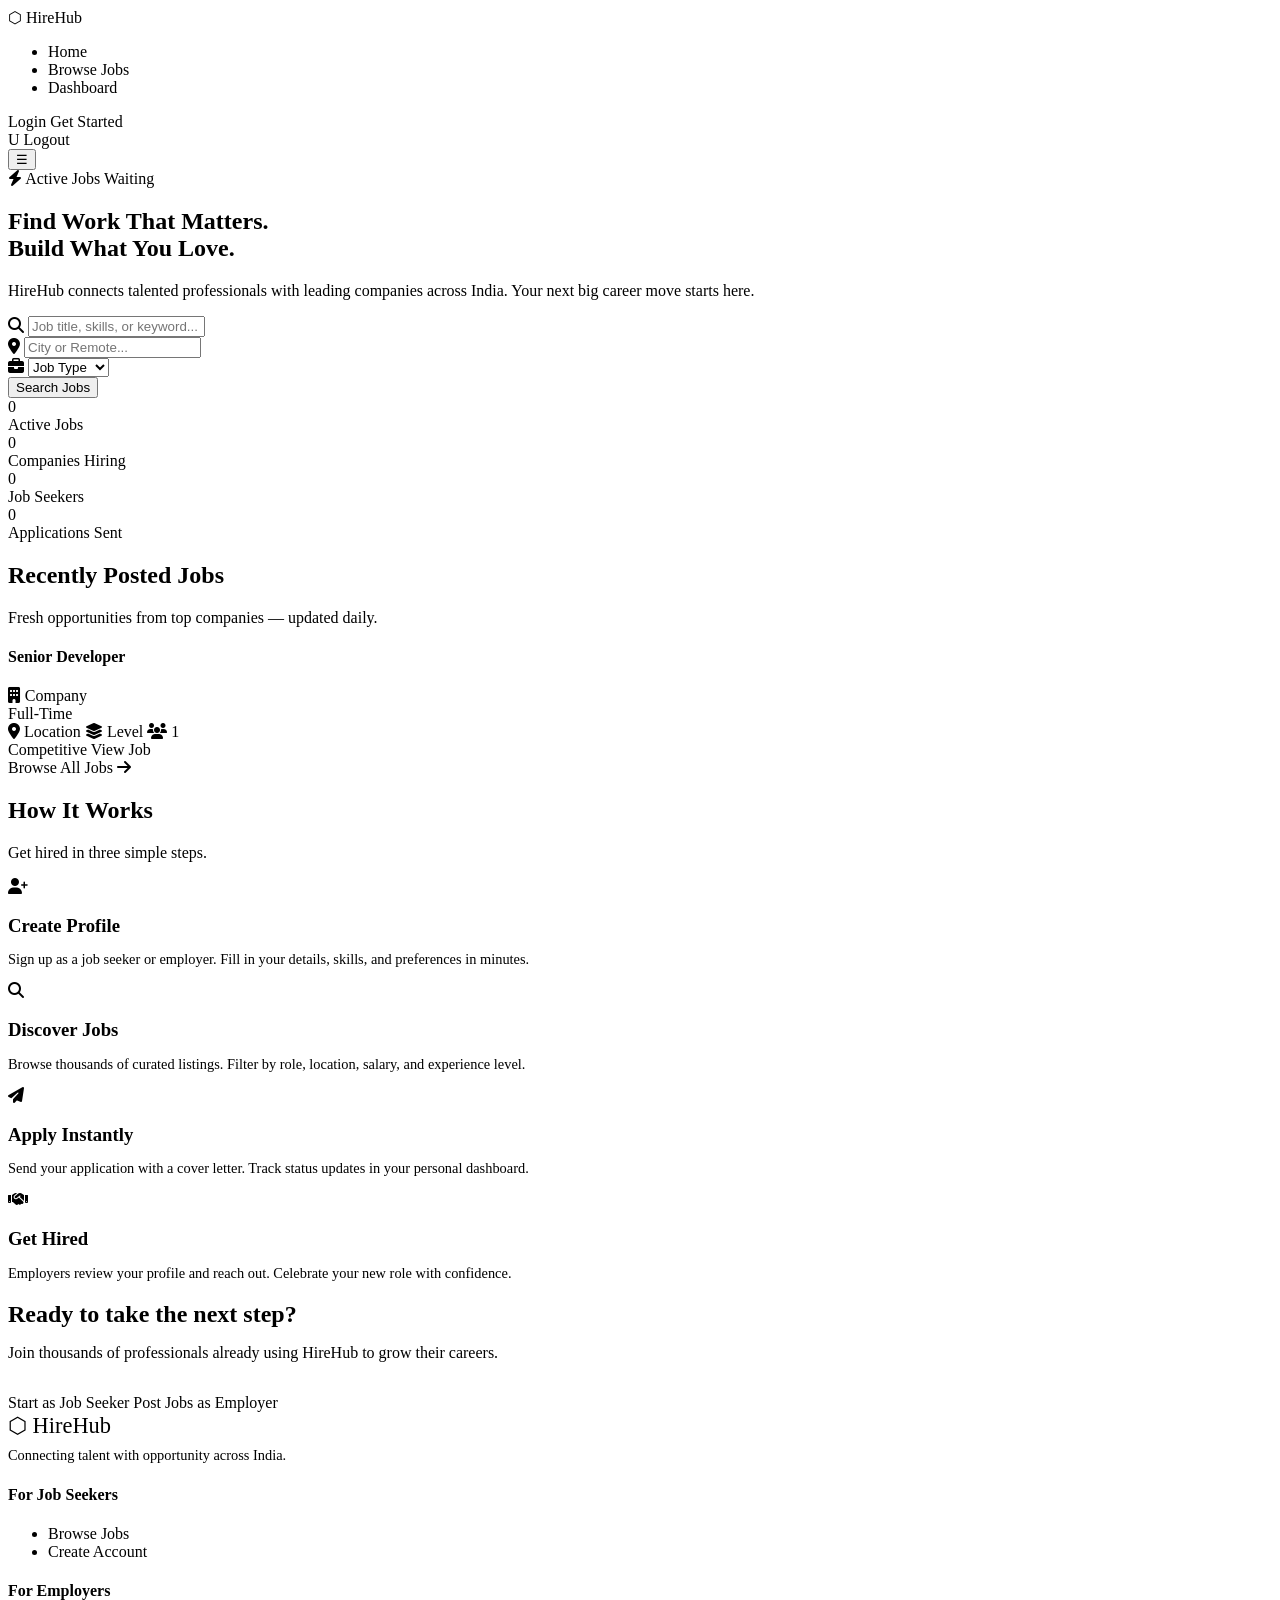
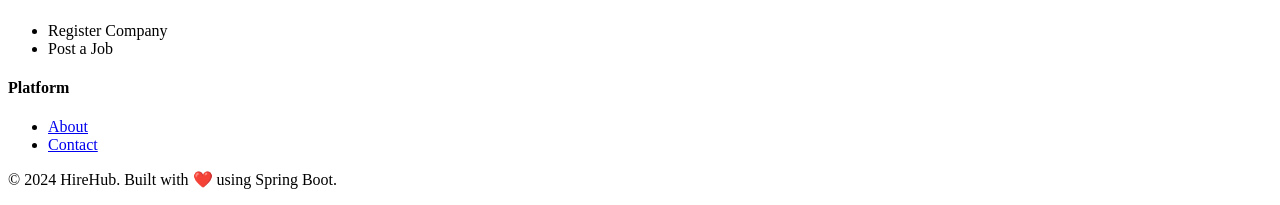
<file: jobportal/src/main/resources/templates/index.html>
<!DOCTYPE html>
<html xmlns:th="http://www.thymeleaf.org"
      xmlns:sec="http://www.thymeleaf.org/extras/spring-security">
<head>
    <meta charset="UTF-8"/>
    <meta name="viewport" content="width=device-width, initial-scale=1.0"/>
    <title>HireHub — Find Your Dream Job</title>
    <link rel="preconnect" href="https://fonts.googleapis.com"/>
    <link href="https://fonts.googleapis.com/css2?family=Syne:wght@400;500;600;700;800&family=DM+Sans:wght@300;400;500&display=swap" rel="stylesheet"/>
    <link rel="stylesheet" href="https://cdnjs.cloudflare.com/ajax/libs/font-awesome/6.5.0/css/all.min.css"/>
    <link rel="stylesheet" th:href="@{/css/style.css}"/>
</head>
<body>

<!-- NAVBAR -->
<nav class="navbar">
    <div class="container nav-inner">
        <a th:href="@{/}" class="logo"><span class="logo-icon">⬡</span> HireHub</a>
        <ul class="nav-links">
            <li><a th:href="@{/}" class="active">Home</a></li>
            <li><a th:href="@{/jobs}">Browse Jobs</a></li>
            <li sec:authorize="isAuthenticated()"><a th:href="@{/dashboard}">Dashboard</a></li>
        </ul>
        <div class="nav-auth">
            <div sec:authorize="isAnonymous()">
                <a th:href="@{/login}" class="btn btn-ghost">Login</a>
                <a th:href="@{/register}" class="btn btn-primary">Get Started</a>
            </div>
            <div sec:authorize="isAuthenticated()" class="user-menu">
                <a th:href="@{/profile}" class="user-chip">
                    <span class="avatar">U</span>
                    <span sec:authentication="name"></span>
                </a>
                <a th:href="@{/logout}" class="btn btn-ghost btn-sm">Logout</a>
            </div>
        </div>
        <button class="menu-toggle" onclick="toggleMenu()">☰</button>
    </div>
</nav>

<!-- HERO -->
<section class="hero">
    <div class="container hero-content">
        <div class="hero-badge">
            <i class="fas fa-bolt"></i>
            <span th:text="${totalJobs + '+ Active Jobs Waiting'}">Active Jobs Waiting</span>
        </div>
        <h1>Find Work That <span class="highlight">Matters.</span><br/>Build What You Love.</h1>
        <p>HireHub connects talented professionals with leading companies across India. Your next big career move starts here.</p>

        <!-- Quick Search -->
        <form th:action="@{/jobs}" method="get">
            <div class="search-bar">
                <div class="search-field">
                    <i class="fas fa-search"></i>
                    <input type="text" name="keyword" placeholder="Job title, skills, or keyword..."/>
                </div>
                <div class="search-divider"></div>
                <div class="search-field">
                    <i class="fas fa-map-marker-alt"></i>
                    <input type="text" name="location" placeholder="City or Remote..."/>
                </div>
                <div class="search-divider"></div>
                <div class="search-field">
                    <i class="fas fa-briefcase"></i>
                    <select name="jobType">
                        <option value="">Job Type</option>
                        <option value="FULL_TIME">Full-Time</option>
                        <option value="PART_TIME">Part-Time</option>
                        <option value="REMOTE">Remote</option>
                        <option value="CONTRACT">Contract</option>
                        <option value="INTERNSHIP">Internship</option>
                    </select>
                </div>
                <button type="submit" class="btn btn-primary">Search Jobs</button>
            </div>
        </form>

        <div class="hero-stats">
            <div class="stat-item">
                <div class="stat-num" th:text="${totalJobs}">0</div>
                <div class="stat-label">Active Jobs</div>
            </div>
            <div class="stat-item">
                <div class="stat-num" th:text="${totalEmployers}">0</div>
                <div class="stat-label">Companies Hiring</div>
            </div>
            <div class="stat-item">
                <div class="stat-num" th:text="${totalSeekers}">0</div>
                <div class="stat-label">Job Seekers</div>
            </div>
            <div class="stat-item">
                <div class="stat-num" th:text="${totalApplications}">0</div>
                <div class="stat-label">Applications Sent</div>
            </div>
        </div>
    </div>
</section>

<!-- RECENT JOBS -->
<section class="section" style="background: var(--bg-secondary);">
    <div class="container">
        <div class="section-title">
            <h2>Recently Posted Jobs</h2>
            <p>Fresh opportunities from top companies — updated daily.</p>
            <div class="underline"></div>
        </div>

        <div class="jobs-grid" th:if="${!recentJobs.isEmpty()}">
            <div class="job-card" th:each="job : ${recentJobs}">
                <div class="job-card-header">
                    <div class="company-info">
                        <h4 th:text="${job.title}">Senior Developer</h4>
                        <div class="company-name"><i class="fas fa-building" style="margin-right:.3rem;"></i><span th:text="${job.company}">Company</span></div>
                    </div>
                    <span class="job-type-badge" th:text="${job.jobType.displayName}">Full-Time</span>
                </div>
                <div class="job-card-meta">
                    <span class="meta-tag"><i class="fas fa-map-marker-alt"></i> <span th:text="${job.location}">Location</span></span>
                    <span class="meta-tag"><i class="fas fa-layer-group"></i> <span th:text="${job.experienceLevel.displayName}">Level</span></span>
                    <span class="meta-tag" th:if="${job.vacancies > 0}"><i class="fas fa-users"></i> <span th:text="${job.vacancies + ' Vacancies'}">1</span></span>
                </div>
                <div class="job-card-footer">
                    <span class="salary-tag" th:if="${job.salaryRange}" th:text="${job.salaryRange}"></span>
                    <span class="salary-tag" th:unless="${job.salaryRange}">Competitive</span>
                    <a th:href="@{/jobs/{id}(id=${job.id})}" class="btn btn-outline btn-sm">View Job</a>
                </div>
            </div>
        </div>

        <div class="text-center mt-4">
            <a th:href="@{/jobs}" class="btn btn-primary btn-lg">Browse All Jobs <i class="fas fa-arrow-right"></i></a>
        </div>
    </div>
</section>

<!-- HOW IT WORKS -->
<section class="section">
    <div class="container">
        <div class="section-title">
            <h2>How It Works</h2>
            <p>Get hired in three simple steps.</p>
            <div class="underline"></div>
        </div>
        <div class="features-grid">
            <div class="feature-card">
                <div class="feature-icon"><i class="fas fa-user-plus"></i></div>
                <h3 style="margin-bottom:.5rem;">Create Profile</h3>
                <p style="font-size:.9rem;">Sign up as a job seeker or employer. Fill in your details, skills, and preferences in minutes.</p>
            </div>
            <div class="feature-card">
                <div class="feature-icon"><i class="fas fa-search"></i></div>
                <h3 style="margin-bottom:.5rem;">Discover Jobs</h3>
                <p style="font-size:.9rem;">Browse thousands of curated listings. Filter by role, location, salary, and experience level.</p>
            </div>
            <div class="feature-card">
                <div class="feature-icon"><i class="fas fa-paper-plane"></i></div>
                <h3 style="margin-bottom:.5rem;">Apply Instantly</h3>
                <p style="font-size:.9rem;">Send your application with a cover letter. Track status updates in your personal dashboard.</p>
            </div>
            <div class="feature-card">
                <div class="feature-icon"><i class="fas fa-handshake"></i></div>
                <h3 style="margin-bottom:.5rem;">Get Hired</h3>
                <p style="font-size:.9rem;">Employers review your profile and reach out. Celebrate your new role with confidence.</p>
            </div>
        </div>
    </div>
</section>

<!-- CTA -->
<section class="section-sm" style="background: var(--bg-secondary); border-top: 1px solid var(--border);">
    <div class="container text-center">
        <h2 style="margin-bottom:.7rem;">Ready to take the next step?</h2>
        <p style="margin-bottom:2rem;">Join thousands of professionals already using HireHub to grow their careers.</p>
        <div class="hero-actions">
            <a th:href="@{/register}" class="btn btn-primary btn-lg">Start as Job Seeker</a>
            <a th:href="@{/register}" class="btn btn-ghost btn-lg">Post Jobs as Employer</a>
        </div>
    </div>
</section>

<!-- FOOTER -->
<footer class="footer">
    <div class="container">
        <div class="footer-grid">
            <div>
                <div class="logo" style="color:var(--text-primary);font-size:1.4rem;">⬡ HireHub</div>
                <p style="margin-top:.5rem;color:var(--text-muted);font-size:.9rem;">Connecting talent with opportunity across India.</p>
            </div>
            <div>
                <h4>For Job Seekers</h4>
                <ul><li><a th:href="@{/jobs}">Browse Jobs</a></li><li><a th:href="@{/register}">Create Account</a></li></ul>
            </div>
            <div>
                <h4>For Employers</h4>
                <ul><li><a th:href="@{/register}">Register Company</a></li><li><a th:href="@{/employer/jobs/new}">Post a Job</a></li></ul>
            </div>
            <div>
                <h4>Platform</h4>
                <ul><li><a href="#">About</a></li><li><a href="#">Contact</a></li></ul>
            </div>
        </div>
        <div class="footer-bottom"><p>&copy; 2024 HireHub. Built with ❤️ using Spring Boot.</p></div>
    </div>
</footer>

<script th:src="@{/js/main.js}"></script>
</body>
</html>
</file>
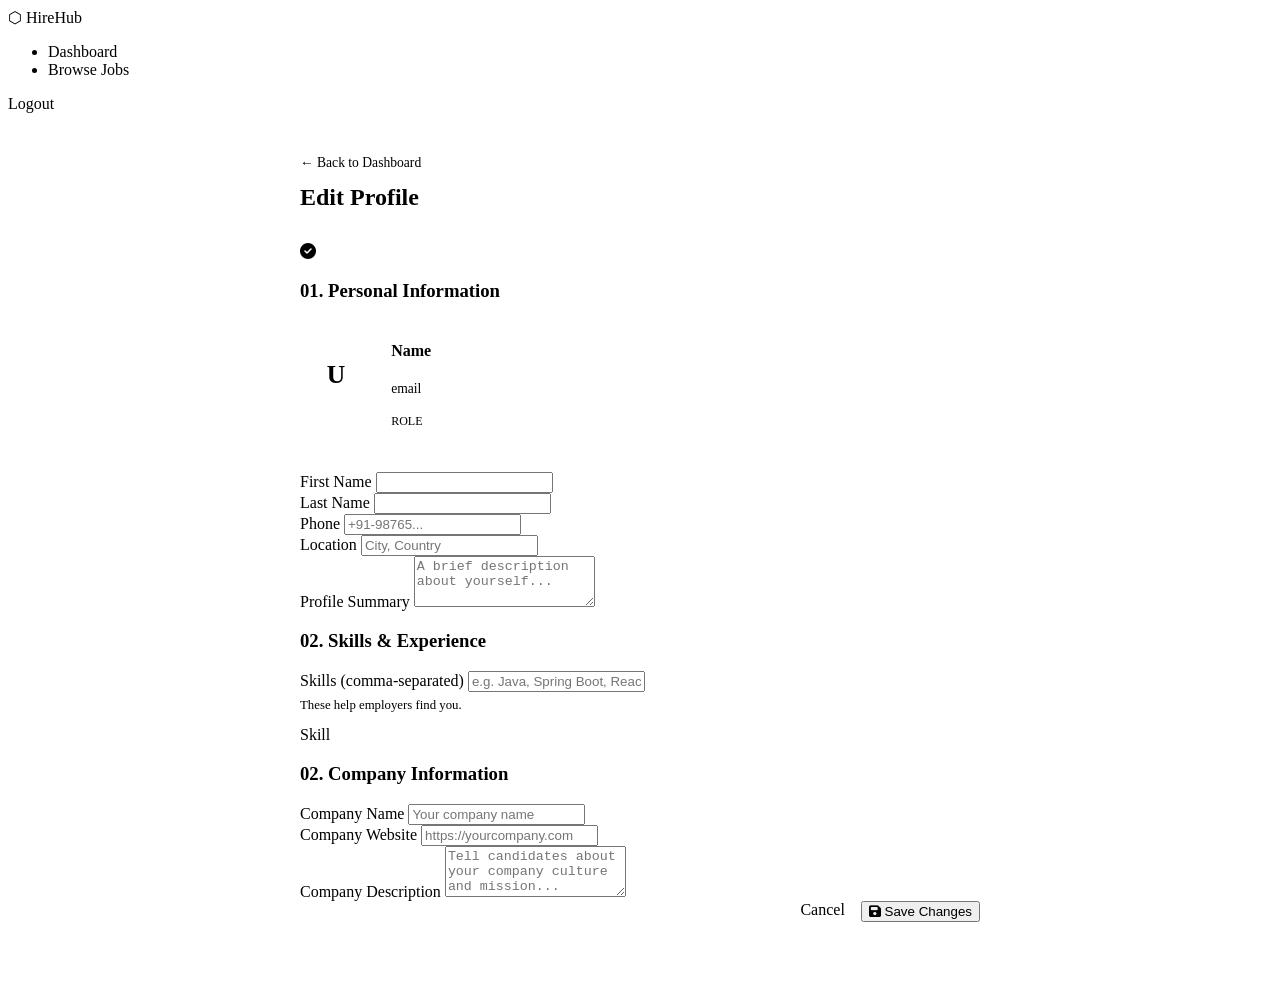
<file: jobportal/src/main/resources/templates/profile.html>
<!DOCTYPE html>
<html xmlns:th="http://www.thymeleaf.org"
      xmlns:sec="http://www.thymeleaf.org/extras/spring-security">
<head>
    <meta charset="UTF-8"/><meta name="viewport" content="width=device-width, initial-scale=1.0"/>
    <title>Edit Profile — HireHub</title>
    <link rel="preconnect" href="https://fonts.googleapis.com"/>
    <link href="https://fonts.googleapis.com/css2?family=Syne:wght@400;700;800&family=DM+Sans:wght@300;400;500&display=swap" rel="stylesheet"/>
    <link rel="stylesheet" href="https://cdnjs.cloudflare.com/ajax/libs/font-awesome/6.5.0/css/all.min.css"/>
    <link rel="stylesheet" th:href="@{/css/style.css}"/>
</head>
<body>
<nav class="navbar">
    <div class="container nav-inner">
        <a th:href="@{/}" class="logo"><span class="logo-icon">⬡</span> HireHub</a>
        <ul class="nav-links">
            <li><a th:href="@{/dashboard}">Dashboard</a></li>
            <li><a th:href="@{/jobs}">Browse Jobs</a></li>
        </ul>
        <div class="nav-auth">
            <div class="user-menu">
                <a th:href="@{/logout}" class="btn btn-ghost btn-sm">Logout</a>
            </div>
        </div>
    </div>
</nav>

<div class="container" style="padding:2.5rem 0 4rem;">
    <div style="max-width:680px;margin:0 auto;">
        <div style="margin-bottom:2rem;">
            <a th:href="@{/dashboard}" style="color:var(--text-muted);font-size:.85rem;">← Back to Dashboard</a>
            <h2 style="margin-top:.8rem;">Edit Profile</h2>
        </div>

        <div th:if="${success}" class="alert alert-success"><i class="fas fa-check-circle"></i> <span th:text="${success}"></span></div>

        <form th:action="@{/profile}" method="post" th:object="${user}">
            <!-- Personal Info -->
            <div class="card mb-3">
                <h3 style="margin-bottom:1.2rem;"><span class="text-accent">01.</span> Personal Information</h3>

                <div style="display:flex;align-items:center;gap:1.2rem;margin-bottom:1.5rem;padding-bottom:1.2rem;border-bottom:1px solid var(--border);">
                    <div style="width:72px;height:72px;border-radius:50%;background:var(--accent);color:#000;font-weight:800;font-size:1.6rem;display:flex;align-items:center;justify-content:center;"
                         th:text="${#strings.substring(user.firstName,0,1)}">U</div>
                    <div>
                        <h4 th:text="${user.fullName}">Name</h4>
                        <p style="font-size:.85rem;color:var(--text-muted);" th:text="${user.email}">email</p>
                        <span style="font-size:.75rem;" th:text="${user.role}">ROLE</span>
                    </div>
                </div>

                <div class="form-grid">
                    <div class="form-group">
                        <label class="form-label">First Name</label>
                        <input type="text" th:field="*{firstName}" class="form-control" required/>
                    </div>
                    <div class="form-group">
                        <label class="form-label">Last Name</label>
                        <input type="text" th:field="*{lastName}" class="form-control" required/>
                    </div>
                </div>

                <div class="form-grid">
                    <div class="form-group">
                        <label class="form-label">Phone</label>
                        <input type="text" th:field="*{phone}" class="form-control" placeholder="+91-98765..."/>
                    </div>
                    <div class="form-group">
                        <label class="form-label">Location</label>
                        <input type="text" th:field="*{location}" class="form-control" placeholder="City, Country"/>
                    </div>
                </div>

                <div class="form-group">
                    <label class="form-label">Profile Summary</label>
                    <textarea th:field="*{profileSummary}" class="form-control" rows="3"
                              placeholder="A brief description about yourself..."></textarea>
                </div>
            </div>

            <!-- Job Seeker specific -->
            <div class="card mb-3" sec:authorize="hasRole('JOB_SEEKER')">
                <h3 style="margin-bottom:1.2rem;"><span class="text-accent">02.</span> Skills &amp; Experience</h3>
                <div class="form-group">
                    <label class="form-label">Skills (comma-separated)</label>
                    <input type="text" th:field="*{skills}" class="form-control"
                           placeholder="e.g. Java, Spring Boot, React, MySQL, Docker"/>
                    <p style="font-size:.8rem;color:var(--text-muted);margin-top:.4rem;">These help employers find you.</p>
                </div>

                <!-- Skills preview -->
                <div th:if="${user.skills}" style="margin-top:.5rem;">
                    <div class="skills-list" id="skillsPreview">
                        <span class="skill-chip" th:each="skill : ${#strings.arraySplit(user.skills,',')}"
                              th:text="${#strings.trim(skill)}">Skill</span>
                    </div>
                </div>
            </div>

            <!-- Employer specific -->
            <div class="card mb-3" sec:authorize="hasRole('EMPLOYER')">
                <h3 style="margin-bottom:1.2rem;"><span class="text-accent">02.</span> Company Information</h3>
                <div class="form-group">
                    <label class="form-label">Company Name</label>
                    <input type="text" th:field="*{companyName}" class="form-control" placeholder="Your company name"/>
                </div>
                <div class="form-group">
                    <label class="form-label">Company Website</label>
                    <input type="url" th:field="*{companyWebsite}" class="form-control" placeholder="https://yourcompany.com"/>
                </div>
                <div class="form-group">
                    <label class="form-label">Company Description</label>
                    <textarea th:field="*{companyDescription}" class="form-control" rows="3"
                              placeholder="Tell candidates about your company culture and mission..."></textarea>
                </div>
            </div>

            <div style="display:flex;gap:1rem;justify-content:flex-end;">
                <a th:href="@{/dashboard}" class="btn btn-ghost">Cancel</a>
                <button type="submit" class="btn btn-primary"><i class="fas fa-save"></i> Save Changes</button>
            </div>
        </form>
    </div>
</div>

<script th:src="@{/js/main.js}"></script>
</body>
</html>
</file>
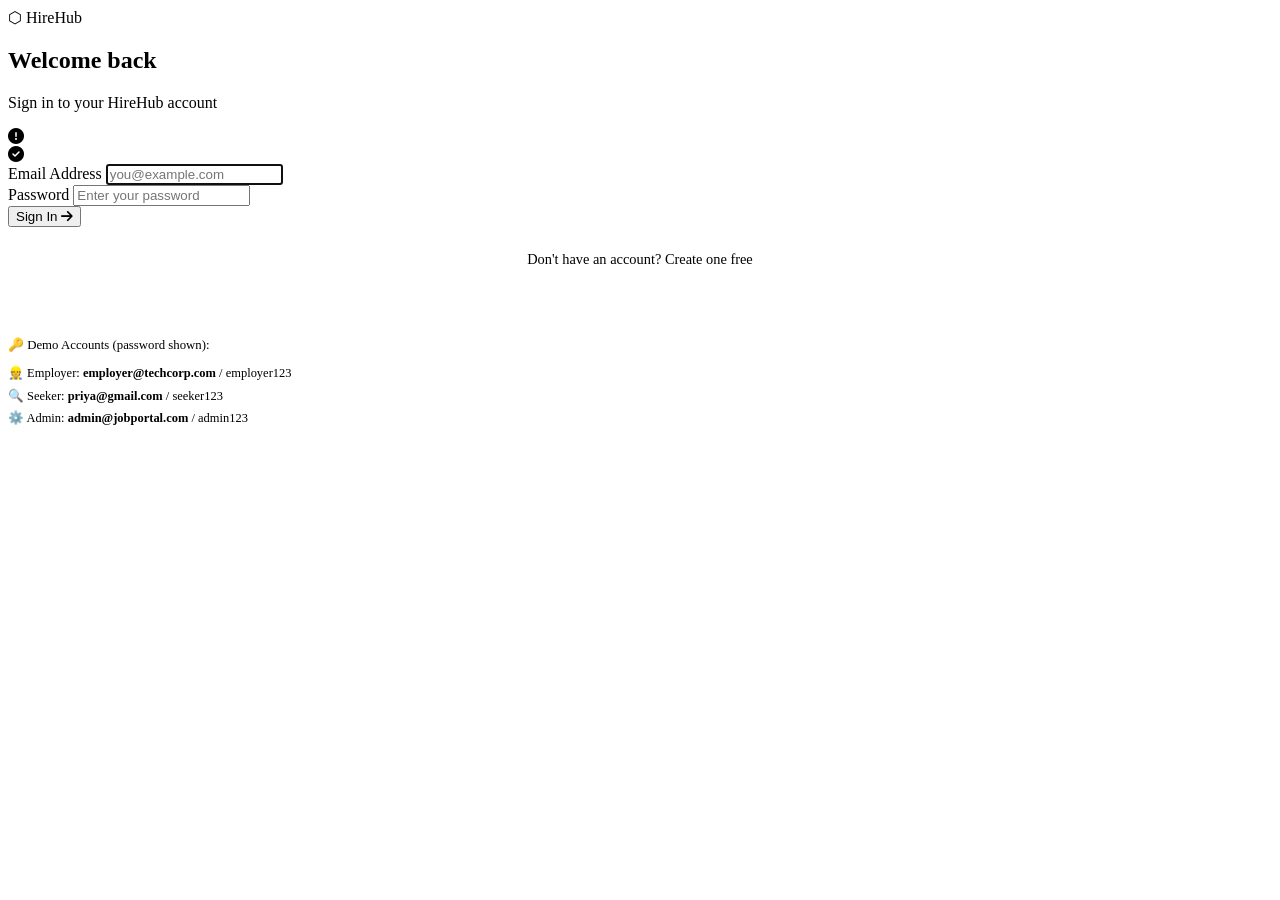
<file: jobportal/src/main/resources/templates/auth/login.html>
<!DOCTYPE html>
<html xmlns:th="http://www.thymeleaf.org">
<head>
    <meta charset="UTF-8"/><meta name="viewport" content="width=device-width, initial-scale=1.0"/>
    <title>Login — HireHub</title>
    <link rel="preconnect" href="https://fonts.googleapis.com"/>
    <link href="https://fonts.googleapis.com/css2?family=Syne:wght@400;700;800&family=DM+Sans:wght@300;400;500&display=swap" rel="stylesheet"/>
    <link rel="stylesheet" href="https://cdnjs.cloudflare.com/ajax/libs/font-awesome/6.5.0/css/all.min.css"/>
    <link rel="stylesheet" th:href="@{/css/style.css}"/>
</head>
<body>
<nav class="navbar">
    <div class="container nav-inner">
        <a th:href="@{/}" class="logo"><span class="logo-icon">⬡</span> HireHub</a>
    </div>
</nav>

<div class="auth-wrapper">
    <div class="auth-card">
        <h2>Welcome back</h2>
        <p class="subtitle">Sign in to your HireHub account</p>

        <div th:if="${error}" class="alert alert-error"><i class="fas fa-exclamation-circle"></i> <span th:text="${error}"></span></div>
        <div th:if="${message}" class="alert alert-success"><i class="fas fa-check-circle"></i> <span th:text="${message}"></span></div>

        <form th:action="@{/login}" method="post">
            <div class="form-group">
                <label class="form-label">Email Address</label>
                <input type="email" name="username" class="form-control" placeholder="you@example.com" required autofocus/>
            </div>
            <div class="form-group">
                <label class="form-label">Password</label>
                <input type="password" name="password" class="form-control" placeholder="Enter your password" required/>
            </div>
            <button type="submit" class="btn btn-primary btn-full mt-2">Sign In <i class="fas fa-arrow-right"></i></button>
        </form>

        <div style="text-align:center;margin-top:1.5rem;font-size:.9rem;color:var(--text-muted);">
            Don't have an account? <a th:href="@{/register}" style="color:var(--accent);font-weight:500;">Create one free</a>
        </div>

        <div style="margin-top:2rem;padding-top:1.5rem;border-top:1px solid var(--border);">
            <p style="font-size:.8rem;color:var(--text-muted);margin-bottom:.8rem;">🔑 Demo Accounts (password shown):</p>
            <div style="display:grid;gap:.4rem;font-size:.78rem;color:var(--text-muted);">
                <span>👷 Employer: <strong style="color:var(--accent);">employer@techcorp.com</strong> / employer123</span>
                <span>🔍 Seeker: <strong style="color:var(--accent);">priya@gmail.com</strong> / seeker123</span>
                <span>⚙️ Admin: <strong style="color:var(--accent);">admin@jobportal.com</strong> / admin123</span>
            </div>
        </div>
    </div>
</div>
<script th:src="@{/js/main.js}"></script>
</body>
</html>
</file>
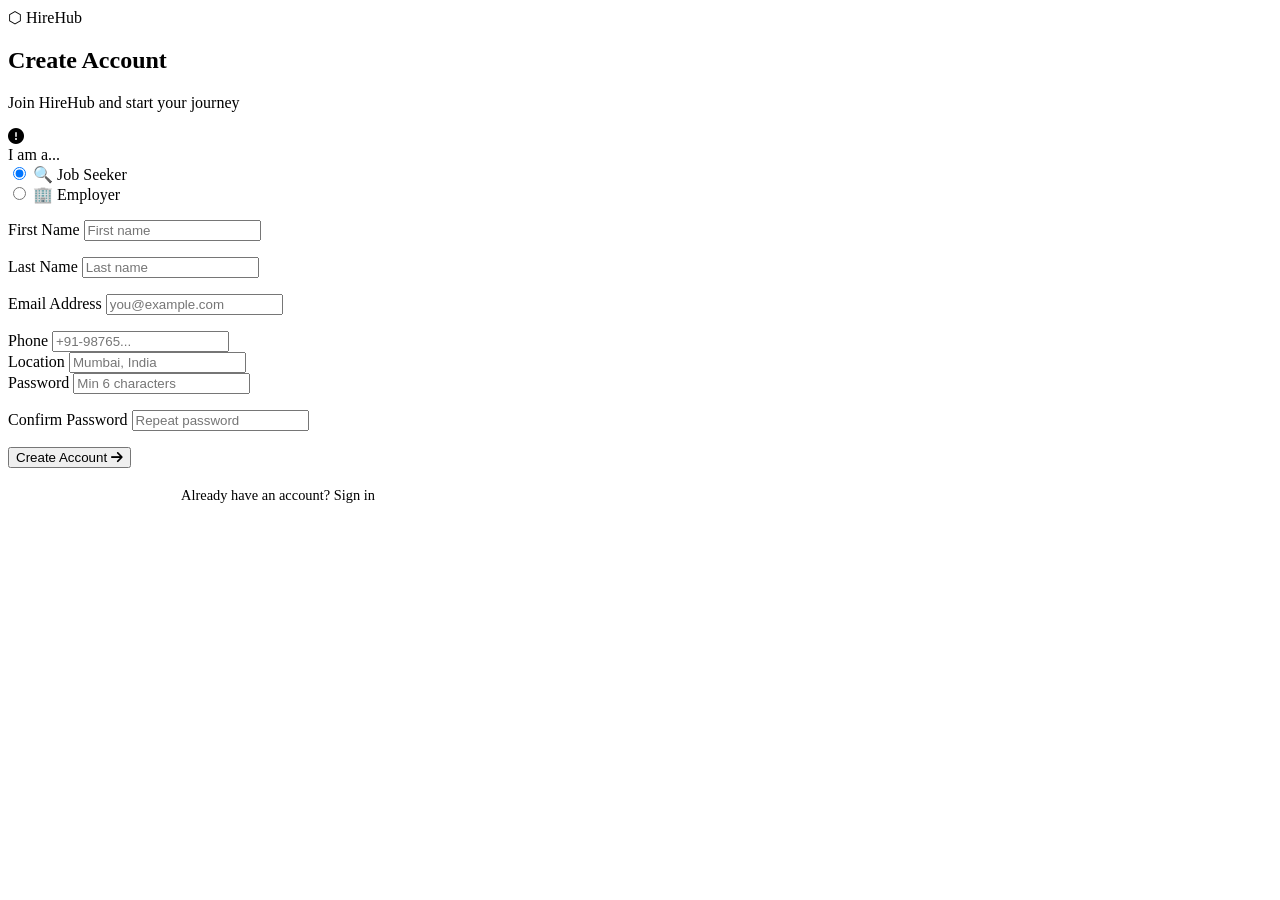
<file: jobportal/src/main/resources/templates/auth/register.html>
<!DOCTYPE html>
<html xmlns:th="http://www.thymeleaf.org">
<head>
    <meta charset="UTF-8"/><meta name="viewport" content="width=device-width, initial-scale=1.0"/>
    <title>Register — HireHub</title>
    <link rel="preconnect" href="https://fonts.googleapis.com"/>
    <link href="https://fonts.googleapis.com/css2?family=Syne:wght@400;700;800&family=DM+Sans:wght@300;400;500&display=swap" rel="stylesheet"/>
    <link rel="stylesheet" href="https://cdnjs.cloudflare.com/ajax/libs/font-awesome/6.5.0/css/all.min.css"/>
    <link rel="stylesheet" th:href="@{/css/style.css}"/>
</head>
<body>
<nav class="navbar">
    <div class="container nav-inner">
        <a th:href="@{/}" class="logo"><span class="logo-icon">⬡</span> HireHub</a>
    </div>
</nav>

<div class="auth-wrapper">
    <div class="auth-card" style="max-width:540px;">
        <h2>Create Account</h2>
        <p class="subtitle">Join HireHub and start your journey</p>

        <div th:if="${error}" class="alert alert-error"><i class="fas fa-exclamation-circle"></i> <span th:text="${error}"></span></div>

        <form th:action="@{/register}" method="post" th:object="${registerDTO}">
            <!-- Role Selection -->
            <div class="form-group">
                <label class="form-label">I am a...</label>
                <div class="role-select">
                    <div class="role-option">
                        <input type="radio" id="roleSeeker" th:field="*{role}" value="JOB_SEEKER" checked/>
                        <label for="roleSeeker"><span class="icon">🔍</span> Job Seeker</label>
                    </div>
                    <div class="role-option">
                        <input type="radio" id="roleEmployer" th:field="*{role}" value="EMPLOYER"/>
                        <label for="roleEmployer"><span class="icon">🏢</span> Employer</label>
                    </div>
                </div>
                <p class="form-error" th:if="${#fields.hasErrors('role')}" th:errors="*{role}"></p>
            </div>

            <div class="form-grid">
                <div class="form-group">
                    <label class="form-label">First Name</label>
                    <input type="text" th:field="*{firstName}" class="form-control" placeholder="First name" th:classappend="${#fields.hasErrors('firstName')} ? 'is-error' : ''"/>
                    <p class="form-error" th:if="${#fields.hasErrors('firstName')}" th:errors="*{firstName}"></p>
                </div>
                <div class="form-group">
                    <label class="form-label">Last Name</label>
                    <input type="text" th:field="*{lastName}" class="form-control" placeholder="Last name"/>
                    <p class="form-error" th:if="${#fields.hasErrors('lastName')}" th:errors="*{lastName}"></p>
                </div>
            </div>

            <div class="form-group">
                <label class="form-label">Email Address</label>
                <input type="email" th:field="*{email}" class="form-control" placeholder="you@example.com"/>
                <p class="form-error" th:if="${#fields.hasErrors('email')}" th:errors="*{email}"></p>
            </div>

            <!-- Company Name (employer only) -->
            <div class="form-group" id="companyGroup" style="display:none;">
                <label class="form-label">Company Name</label>
                <input type="text" th:field="*{companyName}" class="form-control" placeholder="Your company name"/>
            </div>

            <div class="form-grid">
                <div class="form-group">
                    <label class="form-label">Phone</label>
                    <input type="text" th:field="*{phone}" class="form-control" placeholder="+91-98765..."/>
                </div>
                <div class="form-group">
                    <label class="form-label">Location</label>
                    <input type="text" th:field="*{location}" class="form-control" placeholder="Mumbai, India"/>
                </div>
            </div>

            <div class="form-grid">
                <div class="form-group">
                    <label class="form-label">Password</label>
                    <input type="password" th:field="*{password}" class="form-control" placeholder="Min 6 characters"/>
                    <p class="form-error" th:if="${#fields.hasErrors('password')}" th:errors="*{password}"></p>
                </div>
                <div class="form-group">
                    <label class="form-label">Confirm Password</label>
                    <input type="password" th:field="*{confirmPassword}" class="form-control" placeholder="Repeat password"/>
                    <p class="form-error" th:if="${#fields.hasErrors('confirmPassword')}" th:errors="*{confirmPassword}"></p>
                </div>
            </div>

            <button type="submit" class="btn btn-primary btn-full mt-2">Create Account <i class="fas fa-arrow-right"></i></button>
        </form>

        <div style="text-align:center;margin-top:1.2rem;font-size:.9rem;color:var(--text-muted);">
            Already have an account? <a th:href="@{/login}" style="color:var(--accent);font-weight:500;">Sign in</a>
        </div>
    </div>
</div>

<script th:src="@{/js/main.js}"></script>
<script>
    const employerRadio = document.getElementById('roleEmployer');
    const seekerRadio = document.getElementById('roleSeeker');
    const companyGroup = document.getElementById('companyGroup');

    function toggleCompany() {
        companyGroup.style.display = employerRadio.checked ? 'block' : 'none';
    }
    employerRadio.addEventListener('change', toggleCompany);
    seekerRadio.addEventListener('change', toggleCompany);
</script>
</body>
</html>
</file>
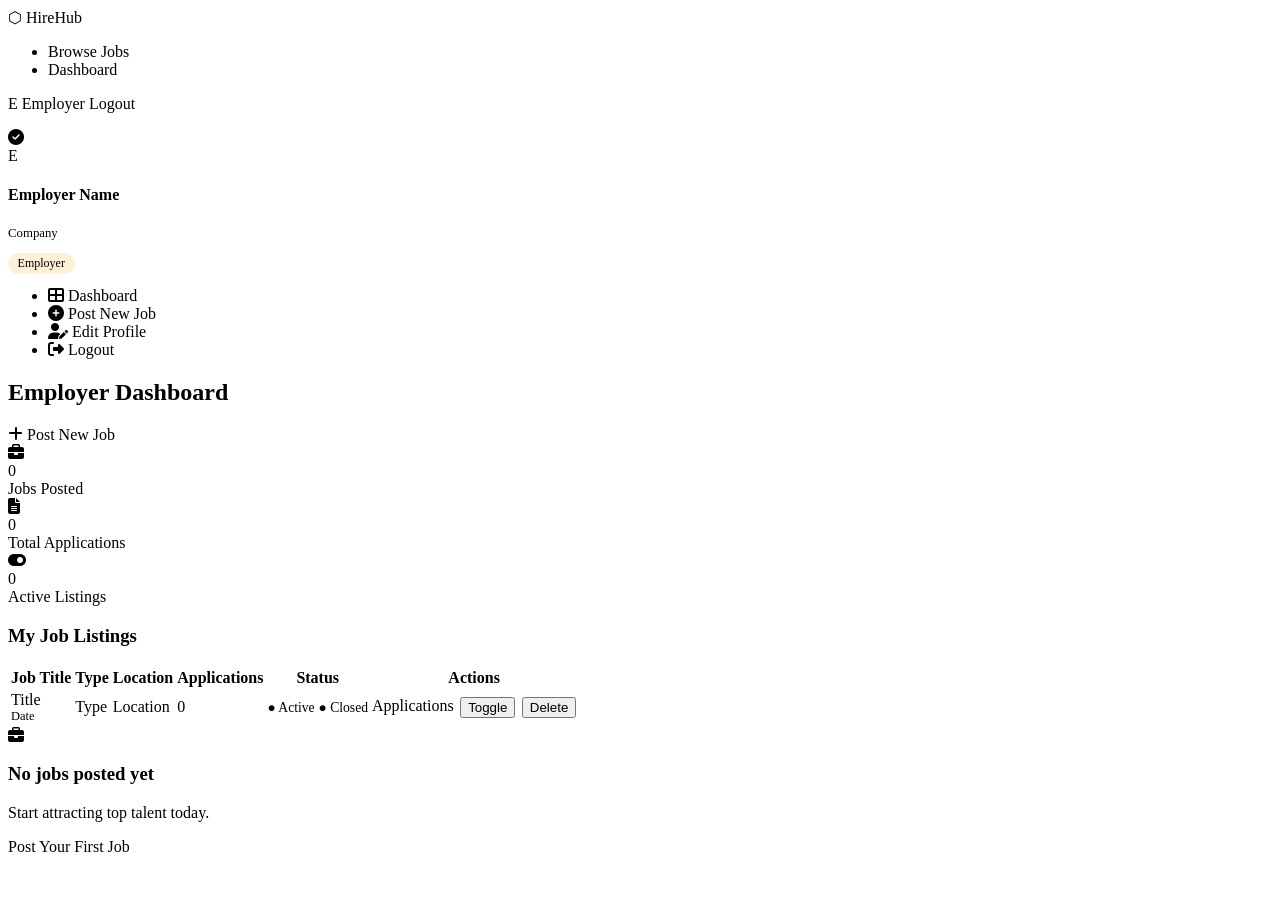
<file: jobportal/src/main/resources/templates/dashboard/employer.html>
<!DOCTYPE html>
<html xmlns:th="http://www.thymeleaf.org">
<head>
    <meta charset="UTF-8"/><meta name="viewport" content="width=device-width, initial-scale=1.0"/>
    <title>Employer Dashboard — HireHub</title>
    <link rel="preconnect" href="https://fonts.googleapis.com"/>
    <link href="https://fonts.googleapis.com/css2?family=Syne:wght@400;700;800&family=DM+Sans:wght@300;400;500&display=swap" rel="stylesheet"/>
    <link rel="stylesheet" href="https://cdnjs.cloudflare.com/ajax/libs/font-awesome/6.5.0/css/all.min.css"/>
    <link rel="stylesheet" th:href="@{/css/style.css}"/>
</head>
<body>
<nav class="navbar">
    <div class="container nav-inner">
        <a th:href="@{/}" class="logo"><span class="logo-icon">⬡</span> HireHub</a>
        <ul class="nav-links">
            <li><a th:href="@{/jobs}">Browse Jobs</a></li>
            <li><a th:href="@{/dashboard}" class="active">Dashboard</a></li>
        </ul>
        <div class="nav-auth">
            <div class="user-menu">
                <a th:href="@{/profile}" class="user-chip">
                    <span class="avatar" th:text="${#strings.substring(user.firstName,0,1)}">E</span>
                    <span th:text="${user.fullName}">Employer</span>
                </a>
                <a th:href="@{/logout}" class="btn btn-ghost btn-sm">Logout</a>
            </div>
        </div>
    </div>
</nav>

<div class="container">
    <div th:if="${success}" class="alert alert-success" style="margin-top:1rem;"><i class="fas fa-check-circle"></i> <span th:text="${success}"></span></div>

    <div class="dashboard-layout">
        <!-- Sidebar -->
        <aside class="sidebar">
            <div class="sidebar-user">
                <div class="sidebar-avatar" th:text="${#strings.substring(user.firstName,0,1)}">E</div>
                <h4 th:text="${user.fullName}">Employer Name</h4>
                <p style="font-size:.8rem;color:var(--text-muted);" th:text="${user.companyName ?: 'No company set'}">Company</p>
                <span style="font-size:.75rem;background:rgba(245,158,11,0.15);color:var(--accent);padding:.2rem .6rem;border-radius:999px;border:1px solid var(--border-accent);">Employer</span>
            </div>
            <ul class="sidebar-nav">
                <li><a th:href="@{/dashboard}" class="active"><i class="fas fa-th-large"></i> Dashboard</a></li>
                <li><a th:href="@{/employer/jobs/new}"><i class="fas fa-plus-circle"></i> Post New Job</a></li>
                <li><a th:href="@{/profile}"><i class="fas fa-user-edit"></i> Edit Profile</a></li>
                <li><a th:href="@{/logout}"><i class="fas fa-sign-out-alt"></i> Logout</a></li>
            </ul>
        </aside>

        <!-- Main Content -->
        <main>
            <div class="flex-between mb-3">
                <h2>Employer Dashboard</h2>
                <a th:href="@{/employer/jobs/new}" class="btn btn-primary"><i class="fas fa-plus"></i> Post New Job</a>
            </div>

            <!-- Stats -->
            <div class="stats-grid mb-4">
                <div class="stat-card">
                    <div class="stat-icon"><i class="fas fa-briefcase"></i></div>
                    <div class="stat-info">
                        <div class="num" th:text="${postedJobs.size()}">0</div>
                        <div class="label">Jobs Posted</div>
                    </div>
                </div>
                <div class="stat-card">
                    <div class="stat-icon"><i class="fas fa-file-alt"></i></div>
                    <div class="stat-info">
                        <div class="num" th:text="${totalApplications}">0</div>
                        <div class="label">Total Applications</div>
                    </div>
                </div>
                <div class="stat-card">
                    <div class="stat-icon"><i class="fas fa-toggle-on"></i></div>
                    <div class="stat-info">
                        <div class="num" th:text="${#lists.size(postedJobs.?[active == true])}">0</div>
                        <div class="label">Active Listings</div>
                    </div>
                </div>
            </div>

            <!-- Posted Jobs Table -->
            <div class="card">
                <div class="card-header flex-between">
                    <h3>My Job Listings</h3>
                    <span style="font-size:.85rem;color:var(--text-muted);" th:text="${postedJobs.size() + ' total'}"></span>
                </div>

                <div th:if="${!postedJobs.isEmpty()}">
                    <div class="table-wrap">
                        <table>
                            <thead>
                                <tr>
                                    <th>Job Title</th>
                                    <th>Type</th>
                                    <th>Location</th>
                                    <th>Applications</th>
                                    <th>Status</th>
                                    <th>Actions</th>
                                </tr>
                            </thead>
                            <tbody>
                                <tr th:each="job : ${postedJobs}">
                                    <td>
                                        <a th:href="@{/jobs/{id}(id=${job.id})}" style="color:var(--text-primary);font-weight:500;" th:text="${job.title}">Title</a>
                                        <div style="font-size:.78rem;color:var(--text-muted);" th:text="${#temporals.format(job.postedAt,'dd MMM yyyy')}">Date</div>
                                    </td>
                                    <td><span class="job-type-badge" th:text="${job.jobType.displayName}">Type</span></td>
                                    <td th:text="${job.location}">Location</td>
                                    <td>
                                        <a th:href="@{/employer/jobs/{id}/applications(id=${job.id})}" style="color:var(--accent);" th:text="${job.applicationCount + ' applied'}">0</a>
                                    </td>
                                    <td>
                                        <span th:if="${job.active}" style="color:var(--success);font-size:.85rem;">● Active</span>
                                        <span th:unless="${job.active}" style="color:var(--text-muted);font-size:.85rem;">● Closed</span>
                                    </td>
                                    <td>
                                        <div style="display:flex;gap:.4rem;flex-wrap:wrap;">
                                            <a th:href="@{/employer/jobs/{id}/applications(id=${job.id})}" class="btn btn-outline btn-sm">Applications</a>
                                            <form th:action="@{/employer/jobs/{id}/toggle(id=${job.id})}" method="post" style="display:inline;">
                                                <button type="submit" class="btn btn-ghost btn-sm" th:text="${job.active ? 'Close' : 'Activate'}">Toggle</button>
                                            </form>
                                            <form th:action="@{/employer/jobs/{id}/delete(id=${job.id})}" method="post" style="display:inline;"
                                                  onsubmit="return confirm('Delete this job?')">
                                                <button type="submit" class="btn btn-danger btn-sm">Delete</button>
                                            </form>
                                        </div>
                                    </td>
                                </tr>
                            </tbody>
                        </table>
                    </div>
                </div>

                <div class="empty-state" th:if="${postedJobs.isEmpty()}">
                    <i class="fas fa-briefcase"></i>
                    <h3>No jobs posted yet</h3>
                    <p>Start attracting top talent today.</p>
                    <a th:href="@{/employer/jobs/new}" class="btn btn-primary mt-2">Post Your First Job</a>
                </div>
            </div>
        </main>
    </div>
</div>

<script th:src="@{/js/main.js}"></script>
</body>
</html>
</file>
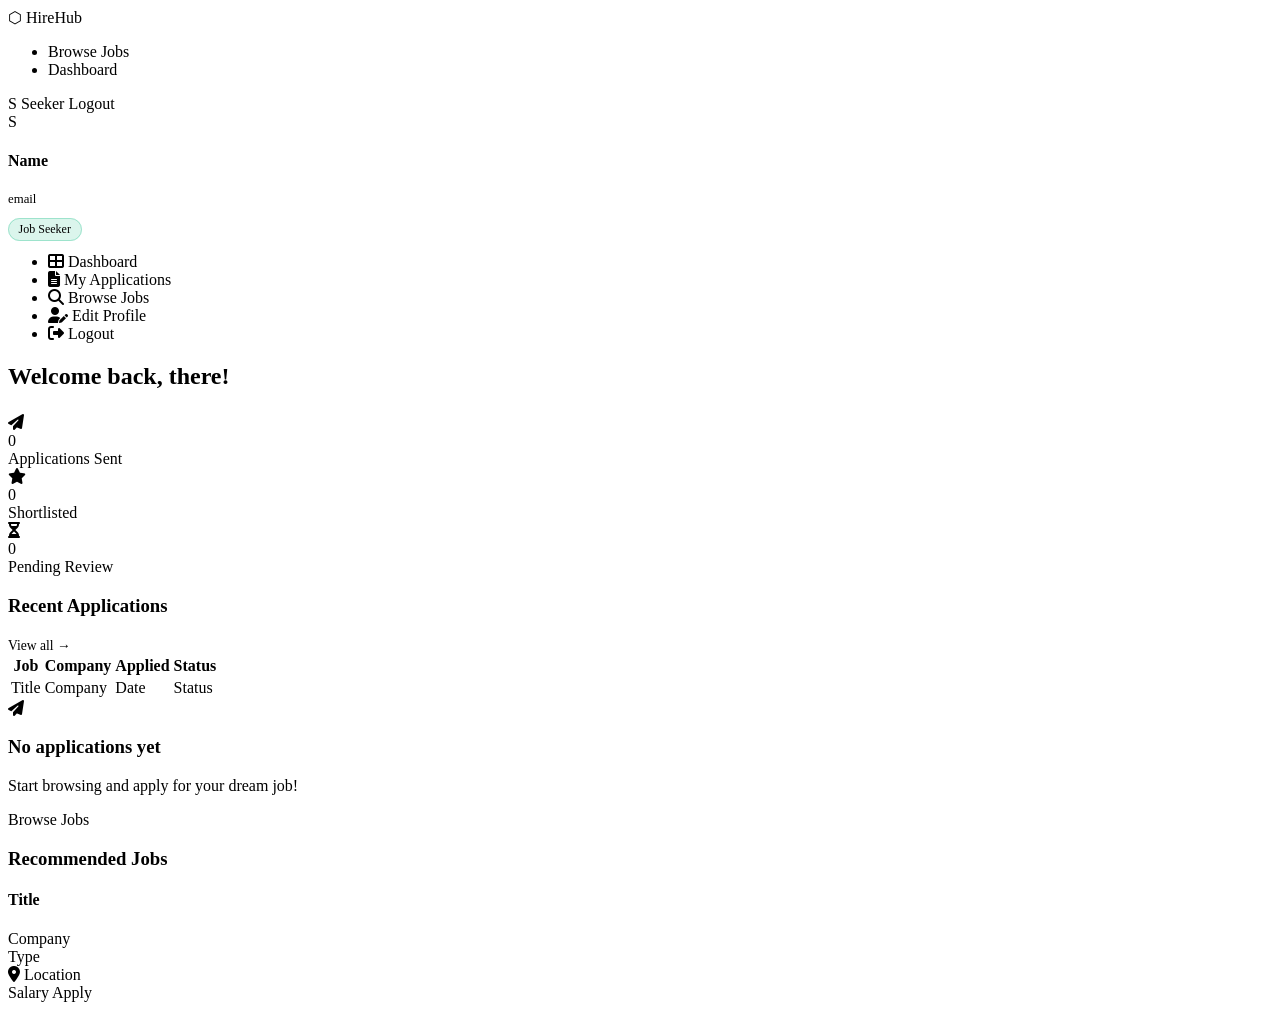
<file: jobportal/src/main/resources/templates/dashboard/seeker.html>
<!DOCTYPE html>
<html xmlns:th="http://www.thymeleaf.org">
<head>
    <meta charset="UTF-8"/><meta name="viewport" content="width=device-width, initial-scale=1.0"/>
    <title>My Dashboard — HireHub</title>
    <link rel="preconnect" href="https://fonts.googleapis.com"/>
    <link href="https://fonts.googleapis.com/css2?family=Syne:wght@400;700;800&family=DM+Sans:wght@300;400;500&display=swap" rel="stylesheet"/>
    <link rel="stylesheet" href="https://cdnjs.cloudflare.com/ajax/libs/font-awesome/6.5.0/css/all.min.css"/>
    <link rel="stylesheet" th:href="@{/css/style.css}"/>
</head>
<body>
<nav class="navbar">
    <div class="container nav-inner">
        <a th:href="@{/}" class="logo"><span class="logo-icon">⬡</span> HireHub</a>
        <ul class="nav-links">
            <li><a th:href="@{/jobs}">Browse Jobs</a></li>
            <li><a th:href="@{/dashboard}" class="active">Dashboard</a></li>
        </ul>
        <div class="nav-auth">
            <div class="user-menu">
                <a th:href="@{/profile}" class="user-chip">
                    <span class="avatar" th:text="${#strings.substring(user.firstName,0,1)}">S</span>
                    <span th:text="${user.fullName}">Seeker</span>
                </a>
                <a th:href="@{/logout}" class="btn btn-ghost btn-sm">Logout</a>
            </div>
        </div>
    </div>
</nav>

<div class="container">
    <div class="dashboard-layout">
        <!-- Sidebar -->
        <aside class="sidebar">
            <div class="sidebar-user">
                <div class="sidebar-avatar" th:text="${#strings.substring(user.firstName,0,1)}">S</div>
                <h4 th:text="${user.fullName}">Name</h4>
                <p style="font-size:.8rem;color:var(--text-muted);" th:text="${user.email}">email</p>
                <span style="font-size:.75rem;background:rgba(16,185,129,0.15);color:var(--success);padding:.2rem .6rem;border-radius:999px;border:1px solid rgba(16,185,129,0.3);">Job Seeker</span>
            </div>
            <ul class="sidebar-nav">
                <li><a th:href="@{/dashboard}" class="active"><i class="fas fa-th-large"></i> Dashboard</a></li>
                <li><a th:href="@{/seeker/applications}"><i class="fas fa-file-alt"></i> My Applications</a></li>
                <li><a th:href="@{/jobs}"><i class="fas fa-search"></i> Browse Jobs</a></li>
                <li><a th:href="@{/profile}"><i class="fas fa-user-edit"></i> Edit Profile</a></li>
                <li><a th:href="@{/logout}"><i class="fas fa-sign-out-alt"></i> Logout</a></li>
            </ul>
        </aside>

        <!-- Main -->
        <main>
            <h2 style="margin-bottom:1.5rem;">Welcome back, <span class="text-accent" th:text="${user.firstName}">there</span>!</h2>

            <div class="stats-grid mb-4">
                <div class="stat-card">
                    <div class="stat-icon"><i class="fas fa-paper-plane"></i></div>
                    <div class="stat-info">
                        <div class="num" th:text="${myApplications.size()}">0</div>
                        <div class="label">Applications Sent</div>
                    </div>
                </div>
                <div class="stat-card">
                    <div class="stat-icon"><i class="fas fa-star"></i></div>
                    <div class="stat-info">
                        <div class="num" th:text="${#lists.size(myApplications.?[status.name() == 'SHORTLISTED'])}">0</div>
                        <div class="label">Shortlisted</div>
                    </div>
                </div>
                <div class="stat-card">
                    <div class="stat-icon"><i class="fas fa-hourglass-half"></i></div>
                    <div class="stat-info">
                        <div class="num" th:text="${#lists.size(myApplications.?[status.name() == 'PENDING'])}">0</div>
                        <div class="label">Pending Review</div>
                    </div>
                </div>
            </div>

            <!-- Recent Applications -->
            <div class="card mb-3">
                <div class="card-header flex-between">
                    <h3>Recent Applications</h3>
                    <a th:href="@{/seeker/applications}" style="font-size:.85rem;color:var(--accent);">View all →</a>
                </div>
                <div th:if="${!myApplications.isEmpty()}">
                    <div class="table-wrap">
                        <table>
                            <thead><tr><th>Job</th><th>Company</th><th>Applied</th><th>Status</th></tr></thead>
                            <tbody>
                                <tr th:each="app, iter : ${myApplications}" th:if="${iter.index < 5}">
                                    <td><a th:href="@{/jobs/{id}(id=${app.job.id})}" style="color:var(--text-primary);" th:text="${app.job.title}">Title</a></td>
                                    <td th:text="${app.job.company}">Company</td>
                                    <td th:text="${#temporals.format(app.appliedAt,'dd MMM yyyy')}">Date</td>
                                    <td>
                                        <span class="badge"
                                              th:classappend="${'badge-' + app.status.name().toLowerCase()}"
                                              th:text="${app.status.displayName}">Status</span>
                                    </td>
                                </tr>
                            </tbody>
                        </table>
                    </div>
                </div>
                <div class="empty-state" th:if="${myApplications.isEmpty()}">
                    <i class="fas fa-paper-plane"></i>
                    <h3>No applications yet</h3>
                    <p>Start browsing and apply for your dream job!</p>
                    <a th:href="@{/jobs}" class="btn btn-primary mt-2">Browse Jobs</a>
                </div>
            </div>

            <!-- Recommended Jobs -->
            <div class="card">
                <div class="card-header"><h3>Recommended Jobs</h3></div>
                <div class="jobs-grid" style="margin-top:1rem;" th:if="${!recentJobs.isEmpty()}">
                    <div class="job-card" th:each="job, iterStat : ${recentJobs}" th:if="${iterStat.index < 3}">
                        <div class="job-card-header">
                            <div class="company-info">
                                <h4 th:text="${job.title}">Title</h4>
                                <div class="company-name" th:text="${job.company}">Company</div>
                            </div>
                            <span class="job-type-badge" th:text="${job.jobType.displayName}">Type</span>
                        </div>
                        <div class="job-card-meta">
                            <span class="meta-tag"><i class="fas fa-map-marker-alt"></i> <span th:text="${job.location}">Location</span></span>
                        </div>
                        <div class="job-card-footer">
                            <span class="salary-tag" th:if="${job.salaryRange}" th:text="${job.salaryRange}">Salary</span>
                            <a th:href="@{/jobs/{id}(id=${job.id})}" class="btn btn-outline btn-sm">Apply</a>
                        </div>
                    </div>
                </div>
            </div>
        </main>
    </div>
</div>

<script th:src="@{/js/main.js}"></script>
</body>
</html>
</file>
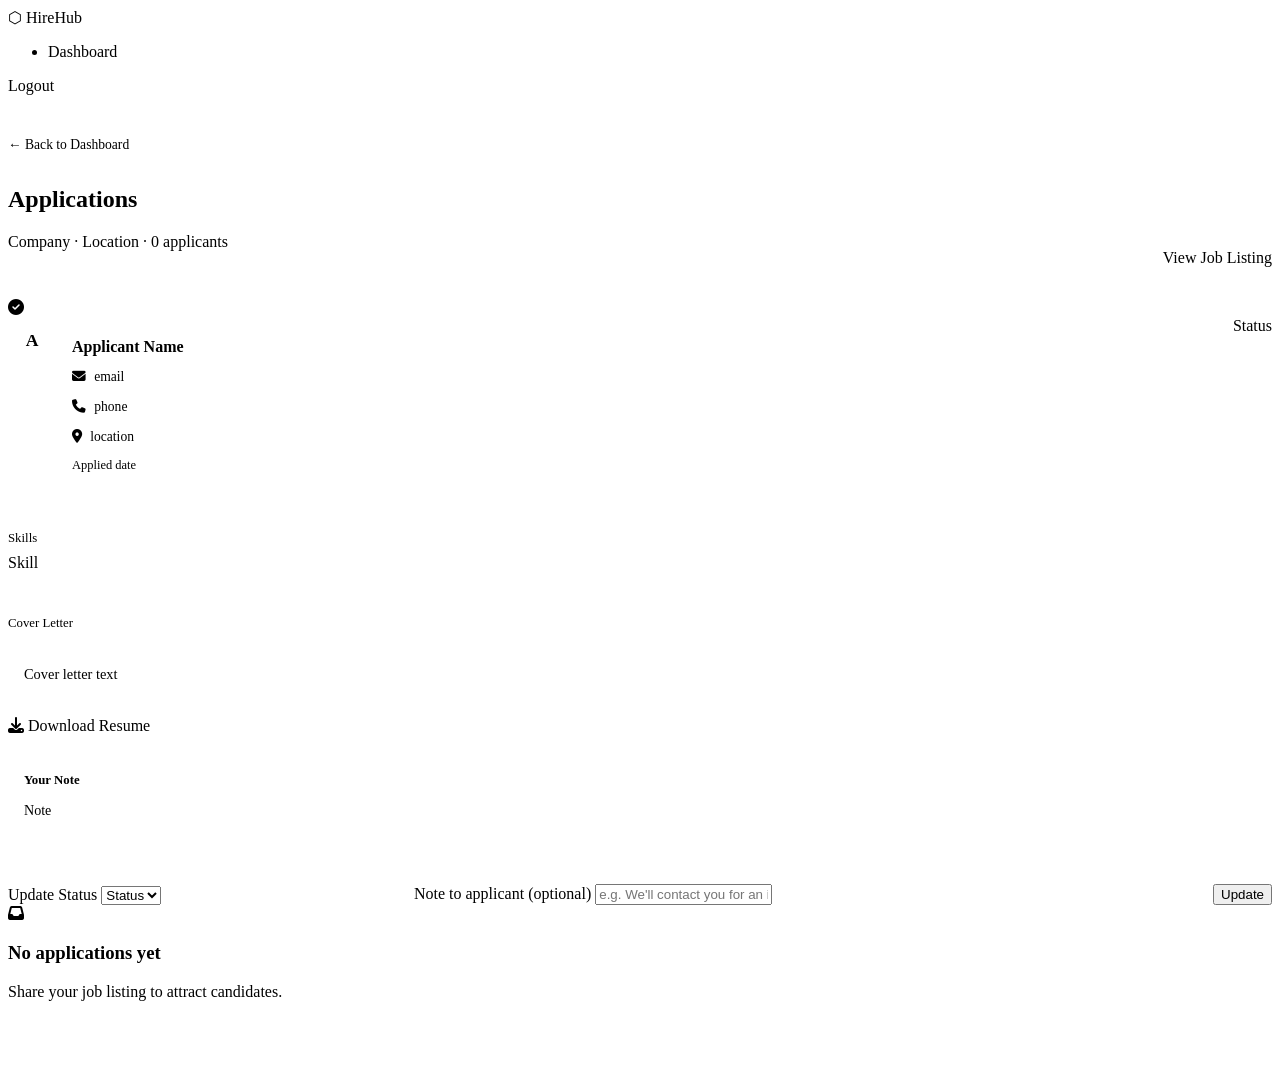
<file: jobportal/src/main/resources/templates/employer/applications.html>
<!DOCTYPE html>
<html xmlns:th="http://www.thymeleaf.org">
<head>
    <meta charset="UTF-8"/><meta name="viewport" content="width=device-width, initial-scale=1.0"/>
    <title>Applications — HireHub</title>
    <link rel="preconnect" href="https://fonts.googleapis.com"/>
    <link href="https://fonts.googleapis.com/css2?family=Syne:wght@400;700;800&family=DM+Sans:wght@300;400;500&display=swap" rel="stylesheet"/>
    <link rel="stylesheet" href="https://cdnjs.cloudflare.com/ajax/libs/font-awesome/6.5.0/css/all.min.css"/>
    <link rel="stylesheet" th:href="@{/css/style.css}"/>
</head>
<body>
<nav class="navbar">
    <div class="container nav-inner">
        <a th:href="@{/}" class="logo"><span class="logo-icon">⬡</span> HireHub</a>
        <ul class="nav-links">
            <li><a th:href="@{/dashboard}">Dashboard</a></li>
        </ul>
        <div class="nav-auth">
            <a th:href="@{/logout}" class="btn btn-ghost btn-sm">Logout</a>
        </div>
    </div>
</nav>

<div class="container" style="padding:2.5rem 0 4rem;">
    <div style="margin-bottom:2rem;">
        <a th:href="@{/dashboard}" style="color:var(--text-muted);font-size:.85rem;">← Back to Dashboard</a>
        <div style="display:flex;justify-content:space-between;align-items:flex-end;margin-top:.8rem;flex-wrap:wrap;gap:1rem;">
            <div>
                <h2 th:text="'Applications for: ' + ${job.title}">Applications</h2>
                <p style="color:var(--text-muted);margin-top:.3rem;">
                    <span th:text="${job.company}">Company</span> ·
                    <span th:text="${job.location}">Location</span> ·
                    <span th:text="${applications.size() + ' applicants'}">0 applicants</span>
                </p>
            </div>
            <a th:href="@{/jobs/{id}(id=${job.id})}" class="btn btn-outline btn-sm">View Job Listing</a>
        </div>
    </div>

    <div th:if="${success}" class="alert alert-success"><i class="fas fa-check-circle"></i> <span th:text="${success}"></span></div>

    <!-- Applications -->
    <div th:if="${!applications.isEmpty()}">
        <div style="display:flex;flex-direction:column;gap:1.2rem;">
            <div class="card" th:each="app : ${applications}">
                <div style="display:flex;justify-content:space-between;align-items:flex-start;flex-wrap:wrap;gap:1rem;">
                    <!-- Applicant Info -->
                    <div style="display:flex;gap:1rem;align-items:flex-start;">
                        <div style="width:48px;height:48px;border-radius:50%;background:var(--accent);color:#000;font-weight:800;font-size:1.1rem;display:flex;align-items:center;justify-content:center;flex-shrink:0;"
                             th:text="${#strings.substring(app.applicant.firstName,0,1)}">A</div>
                        <div>
                            <h4 th:text="${app.applicant.fullName}" style="margin-bottom:.2rem;">Applicant Name</h4>
                            <p style="font-size:.85rem;color:var(--text-muted);">
                                <i class="fas fa-envelope" style="margin-right:.3rem;"></i>
                                <span th:text="${app.applicant.email}">email</span>
                            </p>
                            <p style="font-size:.85rem;color:var(--text-muted);" th:if="${app.applicant.phone}">
                                <i class="fas fa-phone" style="margin-right:.3rem;"></i>
                                <span th:text="${app.applicant.phone}">phone</span>
                            </p>
                            <p style="font-size:.85rem;color:var(--text-muted);" th:if="${app.applicant.location}">
                                <i class="fas fa-map-marker-alt" style="margin-right:.3rem;"></i>
                                <span th:text="${app.applicant.location}">location</span>
                            </p>
                            <p style="font-size:.78rem;color:var(--text-muted);margin-top:.3rem;">
                                Applied <span th:text="${#temporals.format(app.appliedAt,'dd MMM yyyy, HH:mm')}">date</span>
                            </p>
                        </div>
                    </div>
                    <!-- Status Badge -->
                    <span class="badge"
                          th:classappend="${'badge-' + app.status.name().toLowerCase()}"
                          th:text="${app.status.displayName}">Status</span>
                </div>

                <!-- Skills -->
                <div th:if="${app.applicant.skills}" style="margin-top:1rem;padding-top:1rem;border-top:1px solid var(--border);">
                    <p style="font-size:.8rem;color:var(--text-muted);margin-bottom:.5rem;">Skills</p>
                    <div class="skills-list">
                        <span class="skill-chip" th:each="skill : ${#strings.arraySplit(app.applicant.skills,',')}" th:text="${#strings.trim(skill)}">Skill</span>
                    </div>
                </div>

                <!-- Cover Letter -->
                <div th:if="${app.coverLetter}" style="margin-top:1rem;padding-top:1rem;border-top:1px solid var(--border);">
                    <p style="font-size:.8rem;color:var(--text-muted);margin-bottom:.5rem;">Cover Letter</p>
                    <p style="font-size:.9rem;color:var(--text-secondary);line-height:1.7;background:var(--bg-elevated);padding:1rem;border-radius:var(--radius);"
                       th:text="${app.coverLetter}">Cover letter text</p>
                </div>

                <!-- Resume Link -->
                <div th:if="${app.resumeLink}" style="margin-top:.8rem;">
                    <a th:href="@{/resume/{filename}(filename=${app.resumeLink})}" 
                        target="_blank" class="btn btn-ghost btn-sm">
                         <i class="fas fa-download"></i> Download Resume
                     </a>
                </div>

                <!-- Employer Note -->
                <div th:if="${app.employerNote}" style="margin-top:.8rem;padding:.8rem 1rem;background:var(--accent-glow);border:1px solid var(--border-accent);border-radius:var(--radius);">
                    <p style="font-size:.8rem;color:var(--accent);margin-bottom:.3rem;font-weight:600;">Your Note</p>
                    <p style="font-size:.88rem;color:var(--text-secondary);" th:text="${app.employerNote}">Note</p>
                </div>

                <!-- Update Status Form -->
                <div style="margin-top:1.2rem;padding-top:1.2rem;border-top:1px solid var(--border);">
                    <form th:action="@{/employer/applications/{id}/status(id=${app.id})}" method="post">
                        <div style="display:flex;gap:.8rem;align-items:flex-end;flex-wrap:wrap;">
                            <div class="form-group" style="margin:0;flex:1;min-width:160px;">
                                <label class="form-label">Update Status</label>
                                <select name="status" class="form-control">
                                    <option th:each="s : ${statuses}"
                                            th:value="${s}"
                                            th:text="${s.displayName}"
                                            th:selected="${s == app.status}">Status</option>
                                </select>
                            </div>
                            <div class="form-group" style="margin:0;flex:2;min-width:200px;">
                                <label class="form-label">Note to applicant (optional)</label>
                                <input type="text" name="note" class="form-control"
                                       th:value="${app.employerNote}"
                                       placeholder="e.g. We'll contact you for an interview..."/>
                            </div>
                            <button type="submit" class="btn btn-primary btn-sm" style="margin-bottom:0;white-space:nowrap;">Update</button>
                        </div>
                    </form>
                </div>
            </div>
        </div>
    </div>

    <div class="empty-state" th:if="${applications.isEmpty()}">
        <i class="fas fa-inbox"></i>
        <h3>No applications yet</h3>
        <p>Share your job listing to attract candidates.</p>
    </div>
</div>

<script th:src="@{/js/main.js}"></script>
</body>
</html>
</file>
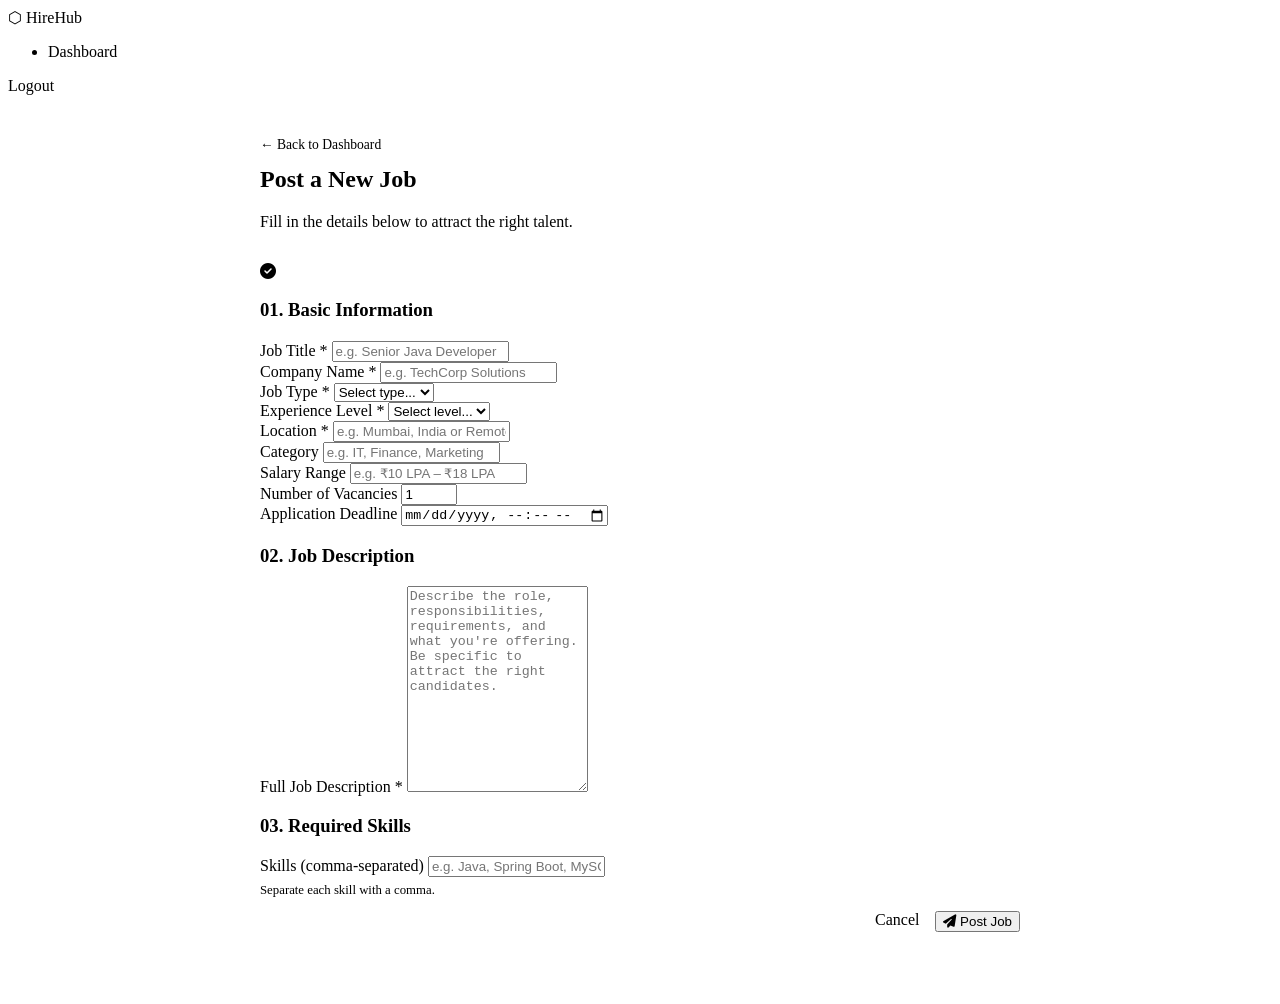
<file: jobportal/src/main/resources/templates/employer/job-form.html>
<!DOCTYPE html>
<html xmlns:th="http://www.thymeleaf.org">
<head>
    <meta charset="UTF-8"/><meta name="viewport" content="width=device-width, initial-scale=1.0"/>
    <title>Post a Job — HireHub</title>
    <link rel="preconnect" href="https://fonts.googleapis.com"/>
    <link href="https://fonts.googleapis.com/css2?family=Syne:wght@400;700;800&family=DM+Sans:wght@300;400;500&display=swap" rel="stylesheet"/>
    <link rel="stylesheet" href="https://cdnjs.cloudflare.com/ajax/libs/font-awesome/6.5.0/css/all.min.css"/>
    <link rel="stylesheet" th:href="@{/css/style.css}"/>
</head>
<body>
<nav class="navbar">
    <div class="container nav-inner">
        <a th:href="@{/}" class="logo"><span class="logo-icon">⬡</span> HireHub</a>
        <ul class="nav-links">
            <li><a th:href="@{/dashboard}">Dashboard</a></li>
        </ul>
        <div class="nav-auth">
            <div class="user-menu">
                <a th:href="@{/logout}" class="btn btn-ghost btn-sm">Logout</a>
            </div>
        </div>
    </div>
</nav>

<div class="container" style="padding:2.5rem 0 4rem;">
    <div style="max-width:760px;margin:0 auto;">
        <div style="margin-bottom:2rem;">
            <a th:href="@{/dashboard}" style="color:var(--text-muted);font-size:.85rem;">← Back to Dashboard</a>
            <h2 style="margin-top:.8rem;">Post a New Job</h2>
            <p style="color:var(--text-muted);">Fill in the details below to attract the right talent.</p>
        </div>

        <div th:if="${success}" class="alert alert-success"><i class="fas fa-check-circle"></i> <span th:text="${success}"></span></div>

        <form th:action="@{/employer/jobs/new}" method="post">
            <!-- Basic Info -->
            <div class="card mb-3">
                <h3 style="margin-bottom:1.2rem;"><span class="text-accent">01.</span> Basic Information</h3>

                <div class="form-group">
                    <label class="form-label">Job Title *</label>
                    <input type="text" name="title" class="form-control" placeholder="e.g. Senior Java Developer" required/>
                </div>
                <div class="form-group">
                    <label class="form-label">Company Name *</label>
                    <input type="text" name="company" class="form-control" placeholder="e.g. TechCorp Solutions" required/>
                </div>

                <div class="form-grid">
                    <div class="form-group">
                        <label class="form-label">Job Type *</label>
                        <select name="jobType" class="form-control" required>
                            <option value="">Select type...</option>
                            <option th:each="type : ${jobTypes}"
                                    th:value="${type}"
                                    th:text="${type.displayName}">Type</option>
                        </select>
                    </div>
                    <div class="form-group">
                        <label class="form-label">Experience Level *</label>
                        <select name="experienceLevel" class="form-control" required>
                            <option value="">Select level...</option>
                            <option th:each="level : ${experienceLevels}"
                                    th:value="${level}"
                                    th:text="${level.displayName}">Level</option>
                        </select>
                    </div>
                </div>

                <div class="form-grid">
                    <div class="form-group">
                        <label class="form-label">Location *</label>
                        <input type="text" name="location" class="form-control" placeholder="e.g. Mumbai, India or Remote" required/>
                    </div>
                    <div class="form-group">
                        <label class="form-label">Category</label>
                        <input type="text" name="category" class="form-control" placeholder="e.g. IT, Finance, Marketing"/>
                    </div>
                </div>

                <div class="form-grid">
                    <div class="form-group">
                        <label class="form-label">Salary Range</label>
                        <input type="text" name="salaryRange" class="form-control" placeholder="e.g. ₹10 LPA – ₹18 LPA"/>
                    </div>
                    <div class="form-group">
                        <label class="form-label">Number of Vacancies</label>
                        <input type="number" name="vacancies" class="form-control" value="1" min="1" max="100"/>
                    </div>
                </div>

                <div class="form-group">
                    <label class="form-label">Application Deadline</label>
                    <input type="datetime-local" name="deadline" class="form-control"/>
                </div>
            </div>

            <!-- Job Description -->
            <div class="card mb-3">
                <h3 style="margin-bottom:1.2rem;"><span class="text-accent">02.</span> Job Description</h3>
                <div class="form-group">
                    <label class="form-label">Full Job Description *</label>
                    <textarea name="description" class="form-control" rows="10"
                              placeholder="Describe the role, responsibilities, requirements, and what you're offering. Be specific to attract the right candidates." required
                              style="min-height:200px;"></textarea>
                </div>
            </div>

            <!-- Skills -->
            <div class="card mb-3">
                <h3 style="margin-bottom:1.2rem;"><span class="text-accent">03.</span> Required Skills</h3>
                <div class="form-group">
                    <label class="form-label">Skills (comma-separated)</label>
                    <input type="text" name="skills" class="form-control"
                           placeholder="e.g. Java, Spring Boot, MySQL, REST APIs, Docker"/>
                    <p style="font-size:.8rem;color:var(--text-muted);margin-top:.4rem;">Separate each skill with a comma.</p>
                </div>
            </div>

            <div style="display:flex;gap:1rem;justify-content:flex-end;">
                <a th:href="@{/dashboard}" class="btn btn-ghost">Cancel</a>
                <button type="submit" class="btn btn-primary btn-lg">
                    <i class="fas fa-paper-plane"></i> Post Job
                </button>
            </div>
        </form>
    </div>
</div>

<script th:src="@{/js/main.js}"></script>
</body>
</html>
</file>
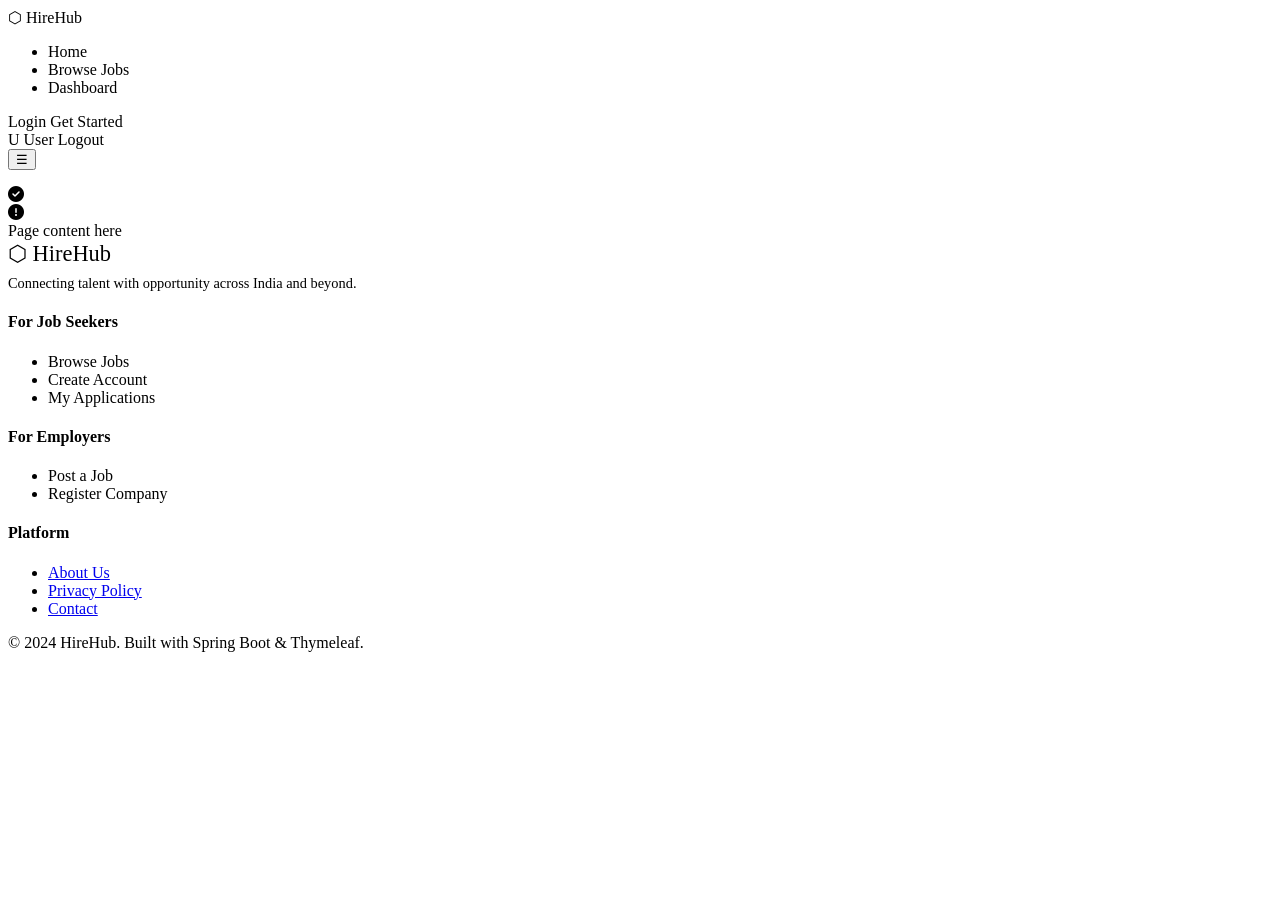
<file: jobportal/src/main/resources/templates/fragments/layout.html>
<!DOCTYPE html>
<html xmlns:th="http://www.thymeleaf.org"
      xmlns:sec="http://www.thymeleaf.org/extras/spring-security">
<head>
    <meta charset="UTF-8"/>
    <meta name="viewport" content="width=device-width, initial-scale=1.0"/>
    <title th:text="${pageTitle != null ? pageTitle + ' — HireHub' : 'HireHub — Find Your Dream Job'}">HireHub</title>
    <link rel="preconnect" href="https://fonts.googleapis.com"/>
    <link href="https://fonts.googleapis.com/css2?family=Syne:wght@400;500;600;700;800&family=DM+Sans:wght@300;400;500&display=swap" rel="stylesheet"/>
    <link rel="stylesheet" href="https://cdnjs.cloudflare.com/ajax/libs/font-awesome/6.5.0/css/all.min.css"/>
    <link rel="stylesheet" th:href="@{/css/style.css}"/>
    <th:block th:replace="${extraHead}"></th:block>
</head>
<body>

<!-- NAVBAR -->
<nav class="navbar">
    <div class="container nav-inner">
        <a th:href="@{/}" class="logo">
            <span class="logo-icon">⬡</span> HireHub
        </a>
        <ul class="nav-links">
            <li><a th:href="@{/}" th:classappend="${#httpServletRequest.requestURI == '/' ? 'active' : ''}">Home</a></li>
            <li><a th:href="@{/jobs}" th:classappend="${#httpServletRequest.requestURI.startsWith('/jobs') ? 'active' : ''}">Browse Jobs</a></li>
            <li sec:authorize="isAuthenticated()">
                <a th:href="@{/dashboard}">Dashboard</a>
            </li>
        </ul>
        <div class="nav-auth">
            <div sec:authorize="isAnonymous()">
                <a th:href="@{/login}" class="btn btn-ghost">Login</a>
                <a th:href="@{/register}" class="btn btn-primary">Get Started</a>
            </div>
            <div sec:authorize="isAuthenticated()" class="user-menu">
                <a th:href="@{/profile}" class="user-chip">
                    <span class="avatar" sec:authentication="name" th:text="${#strings.substring(#authentication.name,0,1).toUpperCase()}">U</span>
                    <span sec:authentication="name">User</span>
                </a>
                <a th:href="@{/logout}" class="btn btn-ghost btn-sm">Logout</a>
            </div>
        </div>
        <button class="menu-toggle" onclick="toggleMenu()">☰</button>
    </div>
</nav>

<!-- FLASH MESSAGES -->
<div class="container" style="margin-top:1rem;">
    <div th:if="${success}" class="alert alert-success">
        <i class="fas fa-check-circle"></i> <span th:text="${success}"></span>
    </div>
    <div th:if="${error}" class="alert alert-error">
        <i class="fas fa-exclamation-circle"></i> <span th:text="${error}"></span>
    </div>
</div>

<!-- MAIN CONTENT -->
<main th:replace="${content}">Page content here</main>

<!-- FOOTER -->
<footer class="footer">
    <div class="container">
        <div class="footer-grid">
            <div>
                <div class="logo" style="color:var(--text-primary);font-size:1.4rem;">⬡ HireHub</div>
                <p style="margin-top:.5rem;color:var(--text-muted);font-size:.9rem;">Connecting talent with opportunity across India and beyond.</p>
            </div>
            <div>
                <h4>For Job Seekers</h4>
                <ul>
                    <li><a th:href="@{/jobs}">Browse Jobs</a></li>
                    <li><a th:href="@{/register}">Create Account</a></li>
                    <li><a th:href="@{/seeker/applications}" sec:authorize="hasRole('JOB_SEEKER')">My Applications</a></li>
                </ul>
            </div>
            <div>
                <h4>For Employers</h4>
                <ul>
                    <li><a th:href="@{/employer/jobs/new}" sec:authorize="hasRole('EMPLOYER')">Post a Job</a></li>
                    <li><a th:href="@{/register}">Register Company</a></li>
                </ul>
            </div>
            <div>
                <h4>Platform</h4>
                <ul>
                    <li><a href="#">About Us</a></li>
                    <li><a href="#">Privacy Policy</a></li>
                    <li><a href="#">Contact</a></li>
                </ul>
            </div>
        </div>
        <div class="footer-bottom">
            <p>&copy; 2024 HireHub. Built with Spring Boot &amp; Thymeleaf.</p>
        </div>
    </div>
</footer>

<script th:src="@{/js/main.js}"></script>
</body>
</html>
</file>
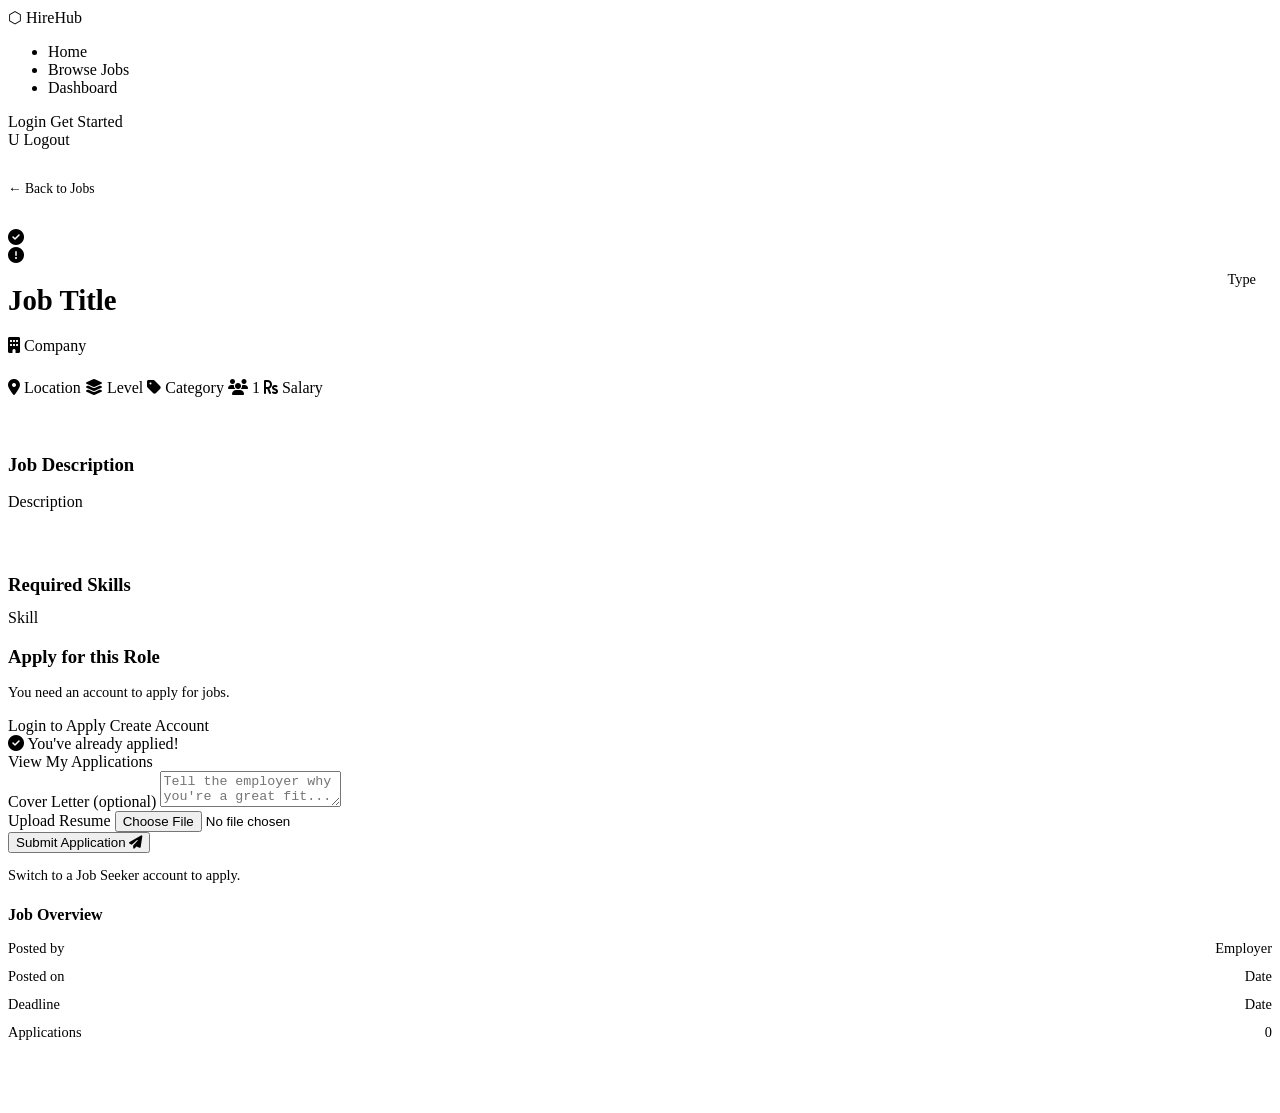
<file: jobportal/src/main/resources/templates/jobs/detail.html>
<!DOCTYPE html>
<html xmlns:th="http://www.thymeleaf.org"
      xmlns:sec="http://www.thymeleaf.org/extras/spring-security">
<head>
    <meta charset="UTF-8"/><meta name="viewport" content="width=device-width, initial-scale=1.0"/>
    <title th:text="${job.title + ' — HireHub'}">Job Detail</title>
    <link rel="preconnect" href="https://fonts.googleapis.com"/>
    <link href="https://fonts.googleapis.com/css2?family=Syne:wght@400;700;800&family=DM+Sans:wght@300;400;500&display=swap" rel="stylesheet"/>
    <link rel="stylesheet" href="https://cdnjs.cloudflare.com/ajax/libs/font-awesome/6.5.0/css/all.min.css"/>
    <link rel="stylesheet" th:href="@{/css/style.css}"/>
</head>
<body>
<nav class="navbar">
    <div class="container nav-inner">
        <a th:href="@{/}" class="logo"><span class="logo-icon">⬡</span> HireHub</a>
        <ul class="nav-links">
            <li><a th:href="@{/}">Home</a></li>
            <li><a th:href="@{/jobs}">Browse Jobs</a></li>
            <li sec:authorize="isAuthenticated()"><a th:href="@{/dashboard}">Dashboard</a></li>
        </ul>
        <div class="nav-auth">
            <div sec:authorize="isAnonymous()">
                <a th:href="@{/login}" class="btn btn-ghost">Login</a>
                <a th:href="@{/register}" class="btn btn-primary">Get Started</a>
            </div>
            <div sec:authorize="isAuthenticated()" class="user-menu">
                <a th:href="@{/profile}" class="user-chip"><span class="avatar">U</span><span sec:authentication="name"></span></a>
                <a th:href="@{/logout}" class="btn btn-ghost btn-sm">Logout</a>
            </div>
        </div>
    </div>
</nav>

<div class="container" style="padding-top:2rem;padding-bottom:4rem;">
    <!-- Breadcrumb -->
    <div style="font-size:.85rem;color:var(--text-muted);margin-bottom:2rem;">
        <a th:href="@{/jobs}" style="color:var(--text-muted);">← Back to Jobs</a>
    </div>

    <div th:if="${success}" class="alert alert-success"><i class="fas fa-check-circle"></i> <span th:text="${success}"></span></div>
    <div th:if="${error}" class="alert alert-error"><i class="fas fa-exclamation-circle"></i> <span th:text="${error}"></span></div>

    <div class="job-detail-grid">
        <!-- LEFT: Job Info -->
        <div>
            <div class="card mb-3">
                <div style="display:flex;justify-content:space-between;align-items:flex-start;flex-wrap:wrap;gap:1rem;">
                    <div>
                        <h1 style="font-size:1.8rem;" th:text="${job.title}">Job Title</h1>
                        <p style="color:var(--text-muted);margin:.3rem 0;"><i class="fas fa-building"></i> <span th:text="${job.company}">Company</span></p>
                    </div>
                    <span class="job-type-badge" th:text="${job.jobType.displayName}" style="font-size:.9rem;padding:.4rem 1rem;">Type</span>
                </div>

                <div class="job-card-meta" style="margin:1.2rem 0;">
                    <span class="meta-tag"><i class="fas fa-map-marker-alt"></i> <span th:text="${job.location}">Location</span></span>
                    <span class="meta-tag"><i class="fas fa-layer-group"></i> <span th:text="${job.experienceLevel.displayName}">Level</span></span>
                    <span class="meta-tag" th:if="${job.category}"><i class="fas fa-tag"></i> <span th:text="${job.category}">Category</span></span>
                    <span class="meta-tag"><i class="fas fa-users"></i> <span th:text="${job.vacancies + ' vacancies'}">1</span></span>
                    <span class="meta-tag" th:if="${job.salaryRange}"><i class="fas fa-rupee-sign"></i> <span th:text="${job.salaryRange}">Salary</span></span>
                </div>

                <div style="border-top:1px solid var(--border);padding-top:1.2rem;">
                    <h3 style="margin-bottom:.8rem;">Job Description</h3>
                    <div style="color:var(--text-secondary);line-height:1.8;white-space:pre-wrap;" th:text="${job.description}">Description</div>
                </div>

                <div th:if="${job.skills}" style="border-top:1px solid var(--border);padding-top:1.2rem;margin-top:1.2rem;">
                    <h3 style="margin-bottom:.8rem;">Required Skills</h3>
                    <div class="skills-list">
                        <span class="skill-chip" th:each="skill : ${#strings.arraySplit(job.skills, ',')}" th:text="${#strings.trim(skill)}">Skill</span>
                    </div>
                </div>
            </div>
        </div>

        <!-- RIGHT: Apply / Company Info -->
        <div>
            <!-- Apply Card -->
            <div class="card mb-3">
                <h3 style="margin-bottom:1rem;">Apply for this Role</h3>

                <!-- Not logged in -->
                <div sec:authorize="isAnonymous()">
                    <p style="color:var(--text-muted);font-size:.9rem;margin-bottom:1rem;">You need an account to apply for jobs.</p>
                    <a th:href="@{/login}" class="btn btn-primary btn-full">Login to Apply</a>
                    <a th:href="@{/register}" class="btn btn-ghost btn-full mt-1">Create Account</a>
                </div>

                <!-- Already Applied -->
                <div sec:authorize="hasRole('JOB_SEEKER')" th:if="${hasApplied}">
                    <div class="alert alert-success"><i class="fas fa-check-circle"></i> You've already applied!</div>
                    <a th:href="@{/seeker/applications}" class="btn btn-outline btn-full mt-1">View My Applications</a>
                </div>

                <!-- Apply Form -->
                <div sec:authorize="hasRole('JOB_SEEKER')" th:if="${!hasApplied}">
                    <form th:action="@{/jobs/{id}/apply(id=${job.id})}" method="post" enctype="multipart/form-data">
                        <div class="form-group">
                            <label class="form-label">Cover Letter <span style="color:var(--text-muted);font-weight:400;">(optional)</span></label>
                            <textarea name="coverLetter" class="form-control" placeholder="Tell the employer why you're a great fit..."></textarea>
                        </div>
                        <div class="form-group">
                            <label class="form-label">Upload Resume<span style="color:var(--text-muted);font-weight:400;"></span></label>
                            <input type="file" name="resumeFile" class="form-control" accept=".pdf,.doc,.docx"/>
                        </div>
                        <button type="submit" class="btn btn-primary btn-full">Submit Application <i class="fas fa-paper-plane"></i></button>
                    </form>
                </div>

                <!-- Employer view -->
                <div sec:authorize="hasRole('EMPLOYER')">
                    <p style="color:var(--text-muted);font-size:.9rem;">Switch to a Job Seeker account to apply.</p>
                </div>
            </div>

            <!-- Job Meta Card -->
            <div class="card">
                <h4 style="margin-bottom:1rem;">Job Overview</h4>
                <div style="display:flex;flex-direction:column;gap:.7rem;font-size:.9rem;">
                    <div style="display:flex;justify-content:space-between;">
                        <span style="color:var(--text-muted);">Posted by</span>
                        <span th:text="${job.employer.fullName}" style="color:var(--text-primary);">Employer</span>
                    </div>
                    <div style="display:flex;justify-content:space-between;">
                        <span style="color:var(--text-muted);">Posted on</span>
                        <span th:text="${#temporals.format(job.postedAt, 'dd MMM yyyy')}" style="color:var(--text-primary);">Date</span>
                    </div>
                    <div th:if="${job.deadline}" style="display:flex;justify-content:space-between;">
                        <span style="color:var(--text-muted);">Deadline</span>
                        <span th:text="${#temporals.format(job.deadline, 'dd MMM yyyy')}" style="color:var(--error);">Date</span>
                    </div>
                    <div style="display:flex;justify-content:space-between;">
                        <span style="color:var(--text-muted);">Applications</span>
                        <span th:text="${job.applicationCount + ' applied'}" style="color:var(--accent);">0</span>
                    </div>
                </div>
            </div>
        </div>
    </div>
</div>

<script th:src="@{/js/main.js}"></script>
</body>
</html>
</file>
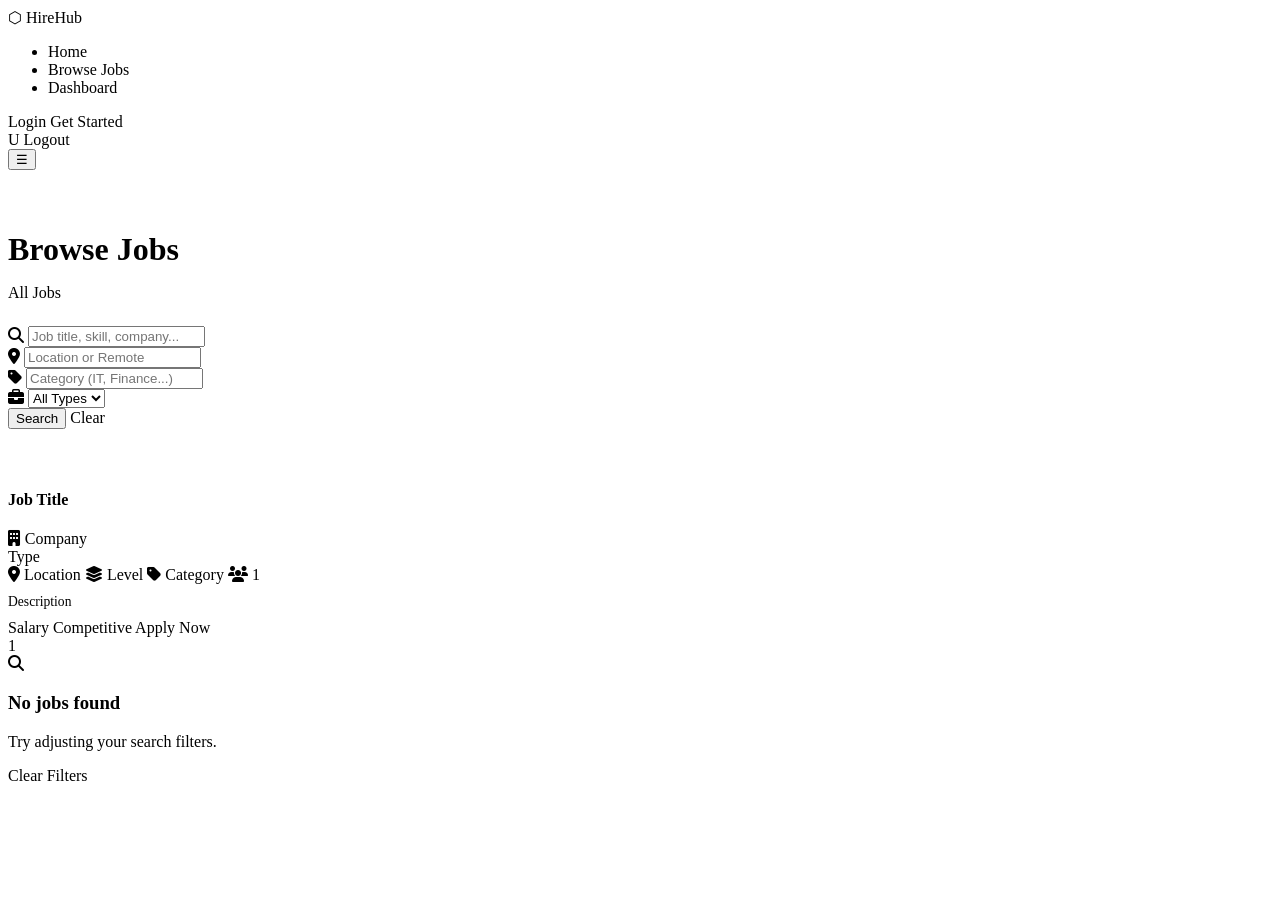
<file: jobportal/src/main/resources/templates/jobs/list.html>
<!DOCTYPE html>
<html xmlns:th="http://www.thymeleaf.org"
      xmlns:sec="http://www.thymeleaf.org/extras/spring-security">
<head>
    <meta charset="UTF-8"/><meta name="viewport" content="width=device-width, initial-scale=1.0"/>
    <title>Browse Jobs — HireHub</title>
    <link rel="preconnect" href="https://fonts.googleapis.com"/>
    <link href="https://fonts.googleapis.com/css2?family=Syne:wght@400;700;800&family=DM+Sans:wght@300;400;500&display=swap" rel="stylesheet"/>
    <link rel="stylesheet" href="https://cdnjs.cloudflare.com/ajax/libs/font-awesome/6.5.0/css/all.min.css"/>
    <link rel="stylesheet" th:href="@{/css/style.css}"/>
</head>
<body>
<nav class="navbar">
    <div class="container nav-inner">
        <a th:href="@{/}" class="logo"><span class="logo-icon">⬡</span> HireHub</a>
        <ul class="nav-links">
            <li><a th:href="@{/}">Home</a></li>
            <li><a th:href="@{/jobs}" class="active">Browse Jobs</a></li>
            <li sec:authorize="isAuthenticated()"><a th:href="@{/dashboard}">Dashboard</a></li>
        </ul>
        <div class="nav-auth">
            <div sec:authorize="isAnonymous()">
                <a th:href="@{/login}" class="btn btn-ghost">Login</a>
                <a th:href="@{/register}" class="btn btn-primary">Get Started</a>
            </div>
            <div sec:authorize="isAuthenticated()" class="user-menu">
                <a th:href="@{/profile}" class="user-chip"><span class="avatar">U</span><span sec:authentication="name"></span></a>
                <a th:href="@{/logout}" class="btn btn-ghost btn-sm">Logout</a>
            </div>
        </div>
        <button class="menu-toggle" onclick="toggleMenu()">☰</button>
    </div>
</nav>

<div style="background:var(--bg-secondary);border-bottom:1px solid var(--border);padding:2.5rem 0;">
    <div class="container">
        <h1 style="font-size:2rem;margin-bottom:.5rem;">Browse Jobs</h1>
        <p th:text="'Showing ' + ${totalJobs} + ' job listings'">All Jobs</p>

        <form th:action="@{/jobs}" method="get" style="margin-top:1.5rem;">
            <div class="search-bar">
                <div class="search-field">
                    <i class="fas fa-search"></i>
                    <input type="text" name="keyword" th:value="${keyword}" placeholder="Job title, skill, company..."/>
                </div>
                <div class="search-divider"></div>
                <div class="search-field">
                    <i class="fas fa-map-marker-alt"></i>
                    <input type="text" name="location" th:value="${location}" placeholder="Location or Remote"/>
                </div>
                <div class="search-divider"></div>
                <div class="search-field">
                    <i class="fas fa-tag"></i>
                    <input type="text" name="category" th:value="${category}" placeholder="Category (IT, Finance...)"/>
                </div>
                <div class="search-divider"></div>
                <div class="search-field">
                    <i class="fas fa-briefcase"></i>
                    <select name="jobType">
                        <option value="">All Types</option>
                        <option th:each="type : ${jobTypes}"
                                th:value="${type}"
                                th:text="${type.displayName}"
                                th:selected="${type == jobType}">Type</option>
                    </select>
                </div>
                <button type="submit" class="btn btn-primary">Search</button>
                <a th:href="@{/jobs}" class="btn btn-ghost">Clear</a>
            </div>
        </form>
    </div>
</div>

<div class="section-sm">
    <div class="container">
        <div th:if="${!jobs.isEmpty()}">
            <div class="jobs-grid">
                <div class="job-card" th:each="job : ${jobs}">
                    <div class="job-card-header">
                        <div class="company-info">
                            <h4><a th:href="@{/jobs/{id}(id=${job.id})}" style="color:var(--text-primary);" th:text="${job.title}">Job Title</a></h4>
                            <div class="company-name"><i class="fas fa-building" style="margin-right:.3rem;"></i><span th:text="${job.company}">Company</span></div>
                        </div>
                        <span class="job-type-badge" th:text="${job.jobType.displayName}">Type</span>
                    </div>
                    <div class="job-card-meta">
                        <span class="meta-tag"><i class="fas fa-map-marker-alt"></i> <span th:text="${job.location}">Location</span></span>
                        <span class="meta-tag"><i class="fas fa-layer-group"></i> <span th:text="${job.experienceLevel.displayName}">Level</span></span>
                        <span class="meta-tag" th:if="${job.category}"><i class="fas fa-tag"></i> <span th:text="${job.category}">Category</span></span>
                        <span class="meta-tag"><i class="fas fa-users"></i> <span th:text="${job.vacancies + ' vacancies'}">1</span></span>
                    </div>
                    <p style="font-size:.85rem;color:var(--text-muted);margin:.6rem 0;display:-webkit-box;-webkit-line-clamp:2;-webkit-box-orient:vertical;overflow:hidden;" th:text="${#strings.abbreviate(job.description, 120)}">Description</p>
                    <div class="job-card-footer">
                        <span class="salary-tag" th:if="${job.salaryRange}" th:text="${job.salaryRange}">Salary</span>
                        <span class="salary-tag" th:unless="${job.salaryRange}">Competitive</span>
                        <a th:href="@{/jobs/{id}(id=${job.id})}" class="btn btn-primary btn-sm">Apply Now</a>
                    </div>
                </div>
            </div>

            <!-- Pagination -->
            <div class="pagination" th:if="${totalPages > 1}">
                <a th:each="i : ${#numbers.sequence(0, totalPages - 1)}"
                   th:href="@{/jobs(keyword=${keyword},location=${location},category=${category},jobType=${jobType},page=${i})}"
                   class="page-btn"
                   th:classappend="${i == currentPage ? ' active' : ''}"
                   th:text="${i + 1}">1</a>
            </div>
        </div>

        <div class="empty-state" th:if="${jobs.isEmpty()}">
            <i class="fas fa-search"></i>
            <h3>No jobs found</h3>
            <p>Try adjusting your search filters.</p>
            <a th:href="@{/jobs}" class="btn btn-outline mt-2">Clear Filters</a>
        </div>
    </div>
</div>

<script th:src="@{/js/main.js}"></script>
</body>
</html>
</file>
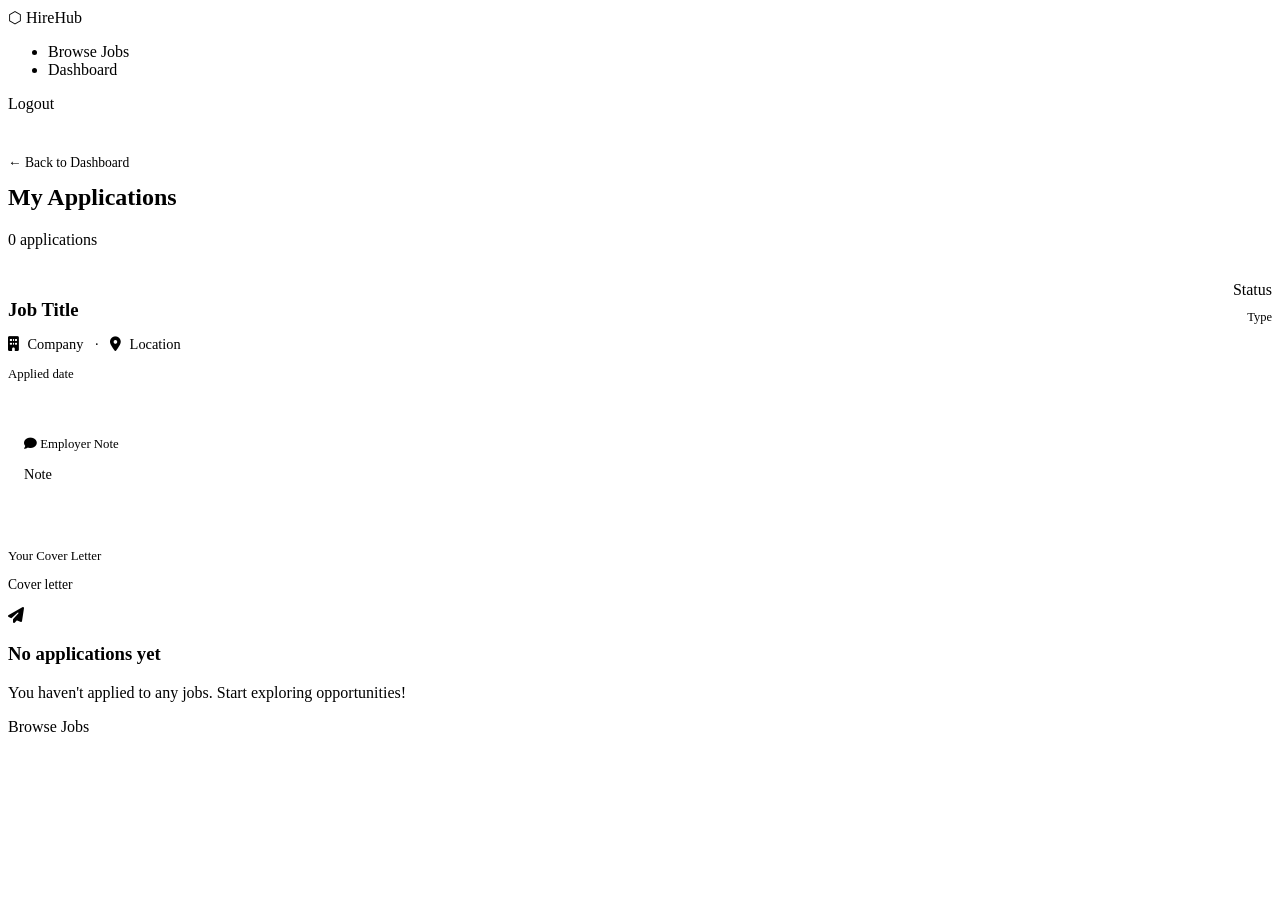
<file: jobportal/src/main/resources/templates/seeker/applications.html>
<!DOCTYPE html>
<html xmlns:th="http://www.thymeleaf.org">
<head>
    <meta charset="UTF-8"/><meta name="viewport" content="width=device-width, initial-scale=1.0"/>
    <title>My Applications — HireHub</title>
    <link rel="preconnect" href="https://fonts.googleapis.com"/>
    <link href="https://fonts.googleapis.com/css2?family=Syne:wght@400;700;800&family=DM+Sans:wght@300;400;500&display=swap" rel="stylesheet"/>
    <link rel="stylesheet" href="https://cdnjs.cloudflare.com/ajax/libs/font-awesome/6.5.0/css/all.min.css"/>
    <link rel="stylesheet" th:href="@{/css/style.css}"/>
</head>
<body>
<nav class="navbar">
    <div class="container nav-inner">
        <a th:href="@{/}" class="logo"><span class="logo-icon">⬡</span> HireHub</a>
        <ul class="nav-links">
            <li><a th:href="@{/jobs}">Browse Jobs</a></li>
            <li><a th:href="@{/dashboard}">Dashboard</a></li>
        </ul>
        <div class="nav-auth">
            <div class="user-menu">
                <a th:href="@{/logout}" class="btn btn-ghost btn-sm">Logout</a>
            </div>
        </div>
    </div>
</nav>

<div class="container" style="padding:2.5rem 0 4rem;">
    <div style="margin-bottom:2rem;">
        <a th:href="@{/dashboard}" style="color:var(--text-muted);font-size:.85rem;">← Back to Dashboard</a>
        <h2 style="margin-top:.8rem;">My Applications</h2>
        <p style="color:var(--text-muted);" th:text="${applications.size() + ' total applications'}">0 applications</p>
    </div>

    <div th:if="${!applications.isEmpty()}">
        <div style="display:flex;flex-direction:column;gap:1rem;">
            <div class="card" th:each="app : ${applications}">
                <div style="display:flex;justify-content:space-between;align-items:flex-start;flex-wrap:wrap;gap:1rem;">
                    <div>
                        <h3 style="margin-bottom:.3rem;">
                            <a th:href="@{/jobs/{id}(id=${app.job.id})}"
                               style="color:var(--text-primary);"
                               th:text="${app.job.title}">Job Title</a>
                        </h3>
                        <p style="color:var(--text-muted);font-size:.9rem;">
                            <i class="fas fa-building" style="margin-right:.3rem;"></i>
                            <span th:text="${app.job.company}">Company</span>
                            <span style="margin:0 .5rem;">·</span>
                            <i class="fas fa-map-marker-alt" style="margin-right:.3rem;"></i>
                            <span th:text="${app.job.location}">Location</span>
                        </p>
                        <p style="font-size:.8rem;color:var(--text-muted);margin-top:.3rem;">
                            Applied <span th:text="${#temporals.format(app.appliedAt,'dd MMM yyyy')}">date</span>
                        </p>
                    </div>

                    <div style="text-align:right;">
                        <span class="badge"
                              th:classappend="${'badge-' + app.status.name().toLowerCase()}"
                              th:text="${app.status.displayName}">Status</span>
                        <div style="margin-top:.5rem;">
                            <span class="job-type-badge" th:text="${app.job.jobType.displayName}" style="font-size:.78rem;">Type</span>
                        </div>
                    </div>
                </div>

                <!-- Employer Note -->
                <div th:if="${app.employerNote}"
                     style="margin-top:1rem;padding:.8rem 1rem;background:var(--bg-elevated);border:1px solid var(--border);border-radius:var(--radius);">
                    <p style="font-size:.8rem;color:var(--text-muted);margin-bottom:.3rem;"><i class="fas fa-comment"></i> Employer Note</p>
                    <p style="font-size:.9rem;color:var(--text-secondary);" th:text="${app.employerNote}">Note</p>
                </div>

                <!-- Cover Letter Preview -->
                <div th:if="${app.coverLetter}"
                     style="margin-top:.8rem;padding-top:.8rem;border-top:1px solid var(--border);">
                    <p style="font-size:.8rem;color:var(--text-muted);margin-bottom:.3rem;">Your Cover Letter</p>
                    <p style="font-size:.85rem;color:var(--text-muted);display:-webkit-box;-webkit-line-clamp:2;-webkit-box-orient:vertical;overflow:hidden;"
                       th:text="${app.coverLetter}">Cover letter</p>
                </div>
            </div>
        </div>
    </div>

    <div class="empty-state" th:if="${applications.isEmpty()}">
        <i class="fas fa-paper-plane"></i>
        <h3>No applications yet</h3>
        <p>You haven't applied to any jobs. Start exploring opportunities!</p>
        <a th:href="@{/jobs}" class="btn btn-primary mt-2">Browse Jobs</a>
    </div>
</div>

<script th:src="@{/js/main.js}"></script>
</body>
</html>
</file>
